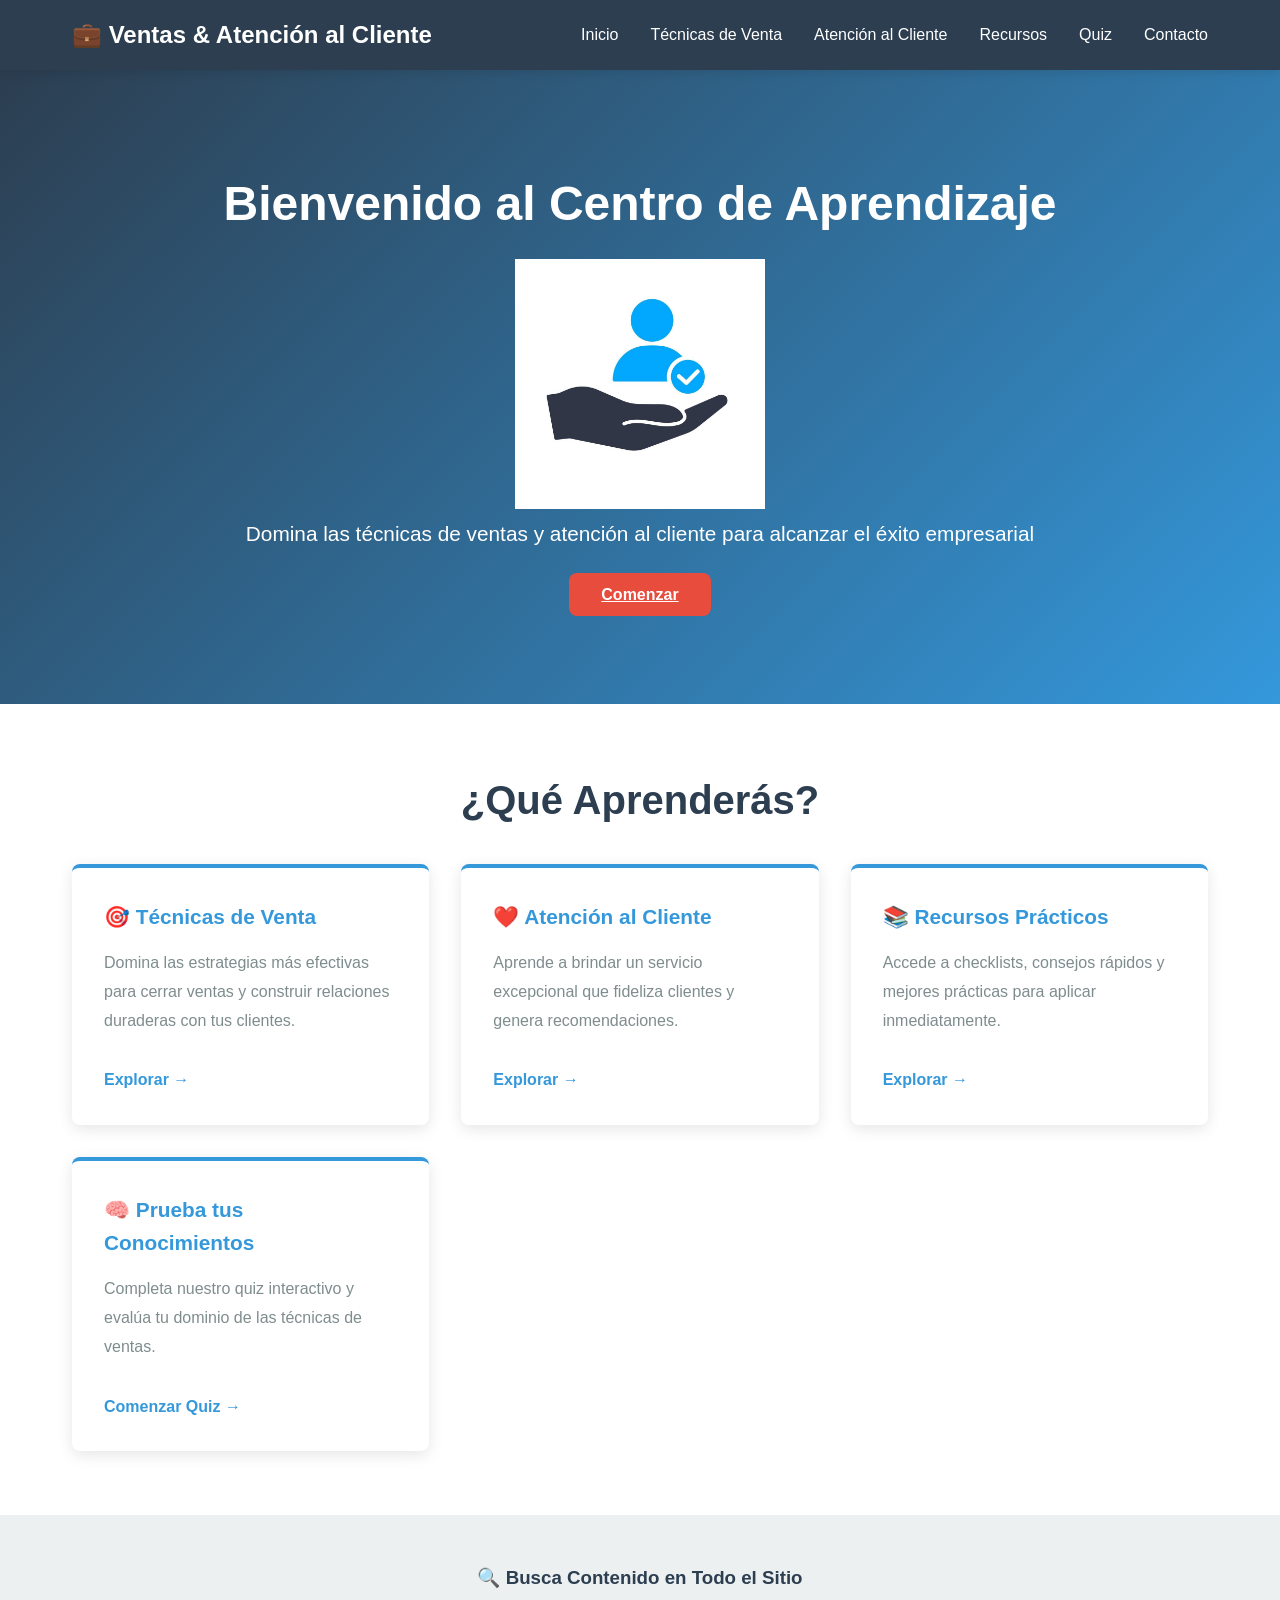
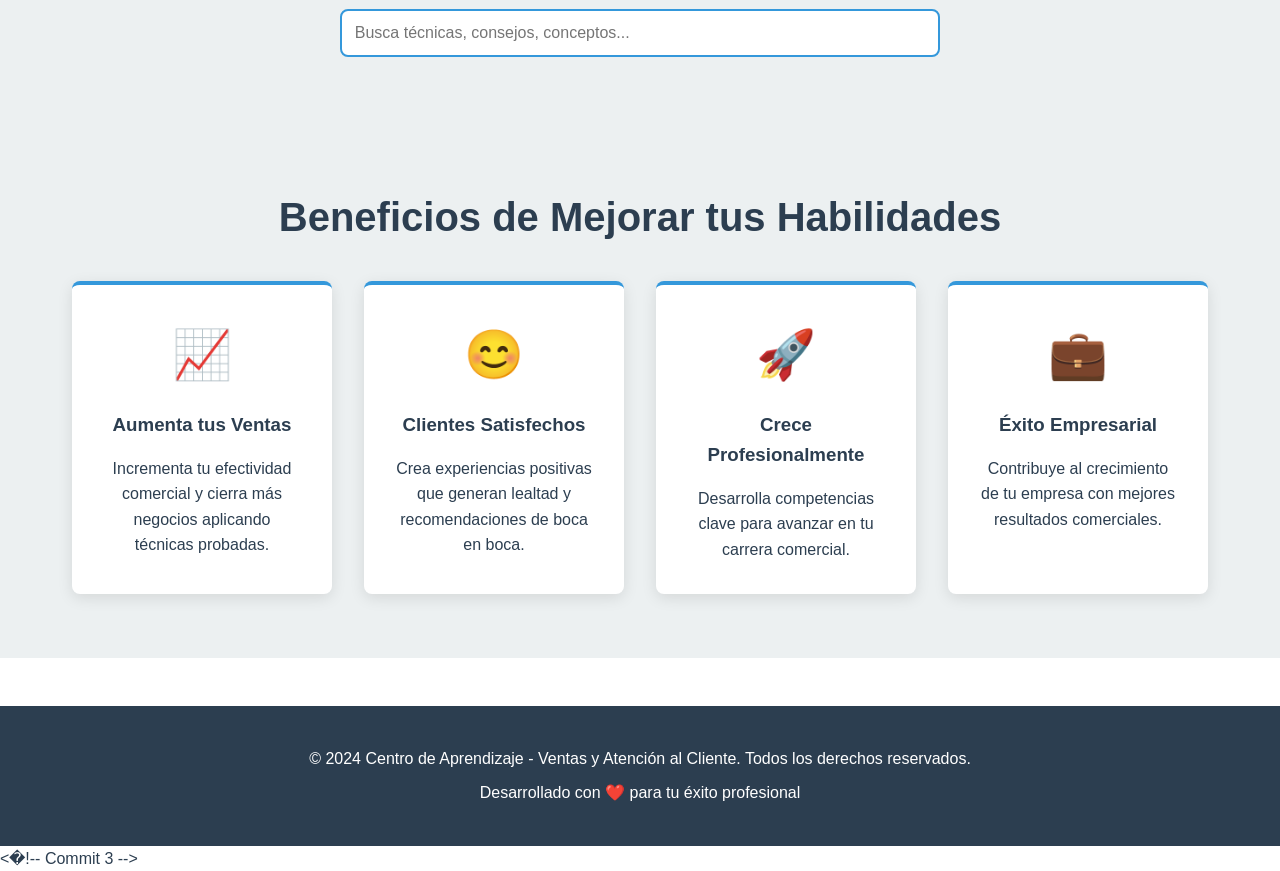
<file: index.html>
<!DOCTYPE html>
<html lang="es">
<head>
    <meta charset="UTF-8">
    <meta name="viewport" content="width=device-width, initial-scale=1.0">
    <title>Ventas y Atención al Cliente</title>
    <link rel="stylesheet" href="css/styles.css">
</head>
<body>
    
    <!-- Navegación -->
    <nav class="navbar">
        <div class="nav-container">
            <div class="logo">
                <h1>💼 Ventas & Atención al Cliente</h1>
            </div>
            <ul class="nav-menu">
                <li><a href="index.html" class="nav-link">Inicio</a></li>
                <li><a href="tecnicas-venta.html" class="nav-link">Técnicas de Venta</a></li>
                <li><a href="atencion-cliente.html" class="nav-link">Atención al Cliente</a></li>
                <li><a href="recursos.html" class="nav-link">Recursos</a></li>
                <li><a href="quiz.html" class="nav-link">Quiz</a></li>
                <li><a href="contacto.html" class="nav-link">Contacto</a></li>
            </ul>
            <div class="hamburger">
                <span></span>
                <span></span>
                <span></span>
            </div>
        </div>
    </nav>

    <!-- Sección Inicio -->
    <section class="hero">
        <div class="hero-content">
            <h2>Bienvenido al Centro de Aprendizaje</h2>
            <img src="images/icon-of-customer-care-suitable-for-design-element-of-customer-service-app-and-user-satisfaction-symbol-free-vector.jpg" alt="Atención al cliente" width="250">
           
            <p>Domina las técnicas de ventas y atención al cliente para alcanzar el éxito empresarial</p>
            <a href="tecnicas-venta.html" class="cta-button">Comenzar</a>
        </div>
    </section>

    <!-- Sección de Características -->
    <section class="section">
        <div class="container">
            <h2>¿Qué Aprenderás?</h2>
            <div class="cards-grid">
                <div class="card">
                    <h3>🎯 Técnicas de Venta</h3>
                    <p>Domina las estrategias más efectivas para cerrar ventas y construir relaciones duraderas con tus clientes.</p>
                    <a href="tecnicas-venta.html" class="card-link">Explorar →</a>
                </div>

                <div class="card">
                    <h3>❤️ Atención al Cliente</h3>
                    <p>Aprende a brindar un servicio excepcional que fideliza clientes y genera recomendaciones.</p>
                    <a href="atencion-cliente.html" class="card-link">Explorar →</a>
                </div>

                <div class="card">
                    <h3>📚 Recursos Prácticos</h3>
                    <p>Accede a checklists, consejos rápidos y mejores prácticas para aplicar inmediatamente.</p>
                    <a href="recursos.html" class="card-link">Explorar →</a>
                </div>

                <div class="card">
                    <h3>🧠 Prueba tus Conocimientos</h3>
                    <p>Completa nuestro quiz interactivo y evalúa tu dominio de las técnicas de ventas.</p>
                    <a href="quiz.html" class="card-link">Comenzar Quiz →</a>
                </div>
            </div>
        </div>
    </section>

    <!-- Sección de Búsqueda Global -->
    <section class="search-section">
        <div class="search-container">
            <h3>🔍 Busca Contenido en Todo el Sitio</h3>
            <input type="text" id="searchInput" class="search-input" placeholder="Busca técnicas, consejos, conceptos...">
            <div id="searchResults" class="search-results"></div>
        </div>
    </section>

    <!-- Sección de Beneficios -->
    <section class="section alt-bg">
        <div class="container">
            <h2>Beneficios de Mejorar tus Habilidades</h2>
            <div class="benefits-grid">
                <div class="benefit-card">
                    <div class="benefit-icon">📈</div>
                    <h3>Aumenta tus Ventas</h3>
                    <p>Incrementa tu efectividad comercial y cierra más negocios aplicando técnicas probadas.</p>
                </div>

                <div class="benefit-card">
                    <div class="benefit-icon">😊</div>
                    <h3>Clientes Satisfechos</h3>
                    <p>Crea experiencias positivas que generan lealtad y recomendaciones de boca en boca.</p>
                </div>

                <div class="benefit-card">
                    <div class="benefit-icon">🚀</div>
                    <h3>Crece Profesionalmente</h3>
                    <p>Desarrolla competencias clave para avanzar en tu carrera comercial.</p>
                </div>

                <div class="benefit-card">
                    <div class="benefit-icon">💼</div>
                    <h3>Éxito Empresarial</h3>
                    <p>Contribuye al crecimiento de tu empresa con mejores resultados comerciales.</p>
                </div>
            </div>
        </div>
    </section>

    <!-- Footer -->
    <footer class="footer">
        <div class="footer-content">
            <p>&copy; 2024 Centro de Aprendizaje - Ventas y Atención al Cliente. Todos los derechos reservados.</p>
            <p>Desarrollado con ❤️ para tu éxito profesional</p>
        </div>
    </footer>

    <script src="js/script.js"></script>
</body>
</html>
< ! - -   C o m m i t   3   - - > 
 
 
</file>
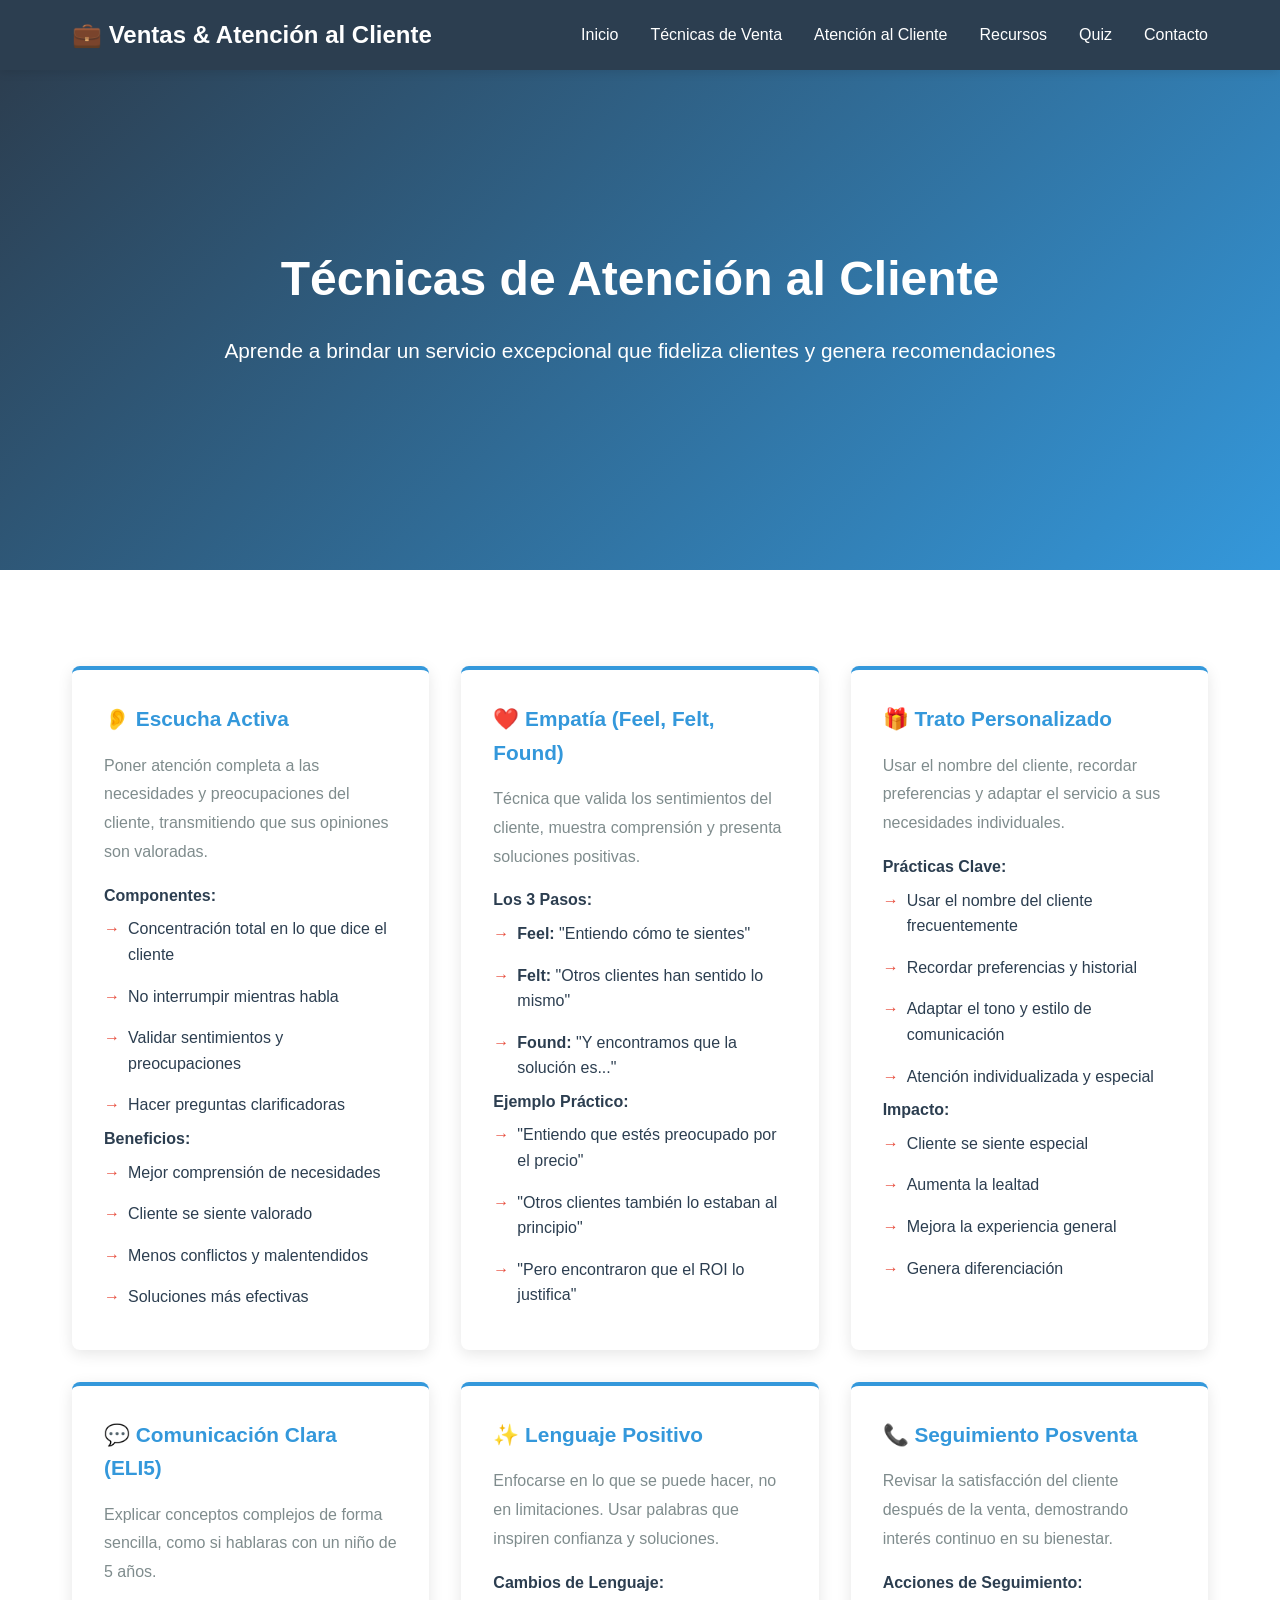
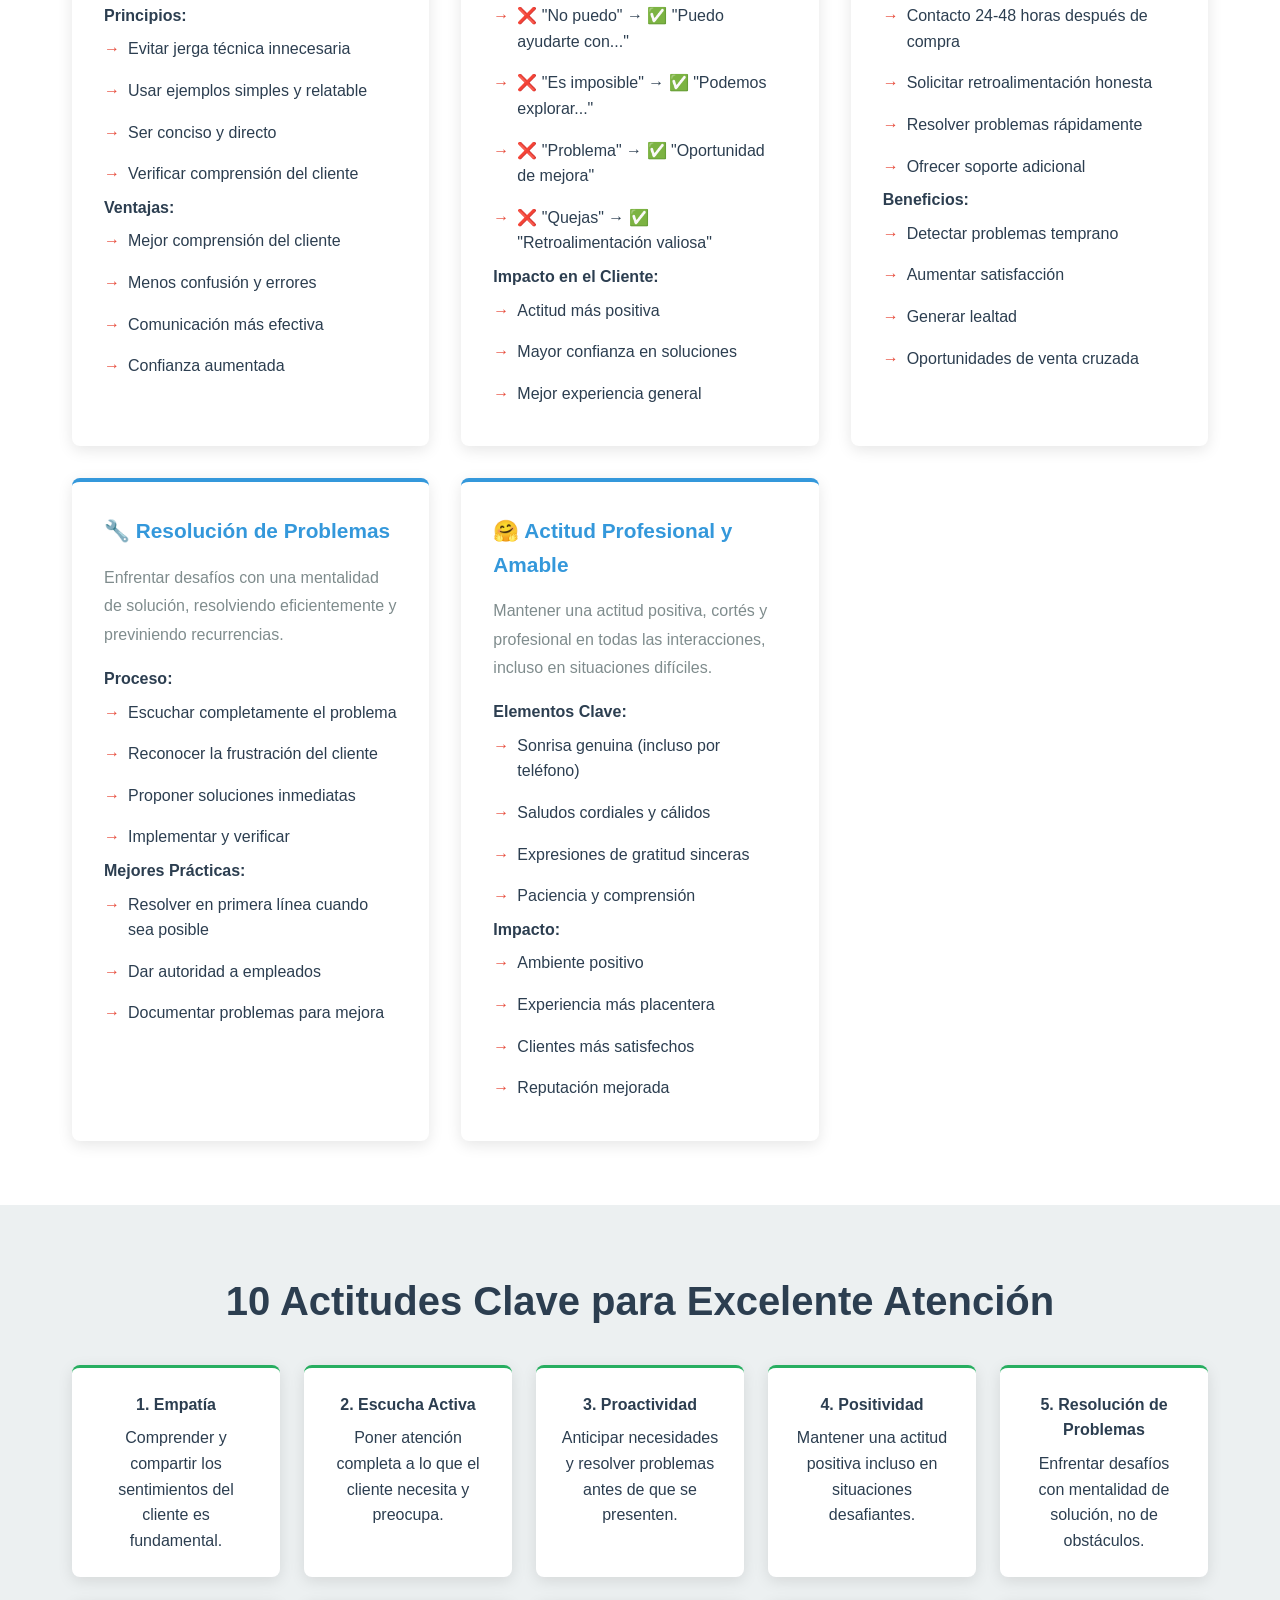
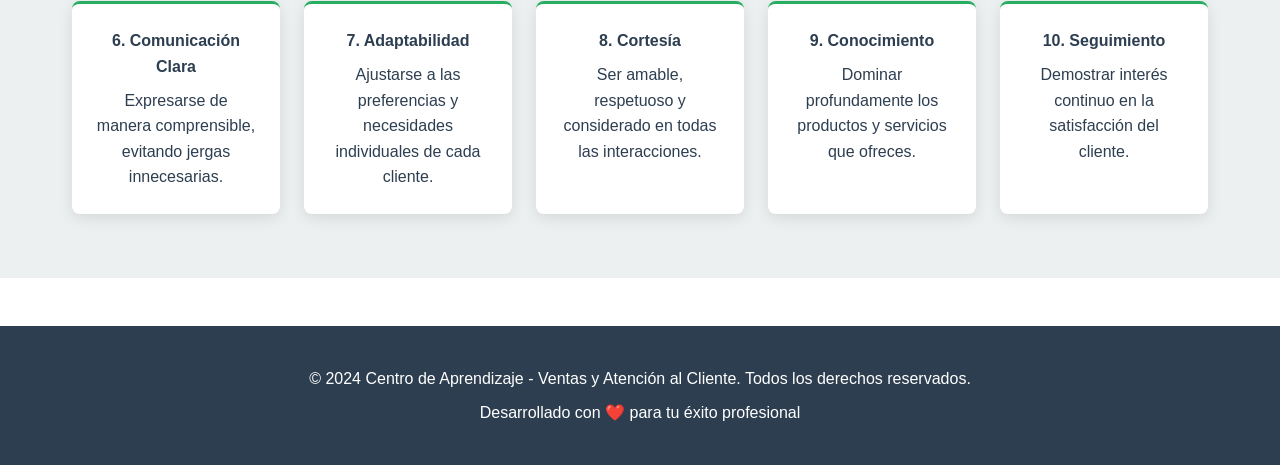
<file: atencion-cliente.html>
<!DOCTYPE html>
<html lang="es">
<head>
    <meta charset="UTF-8">
    <meta name="viewport" content="width=device-width, initial-scale=1.0">
    <title>Atención al Cliente - Ventas y Atención al Cliente</title>
    <link rel="stylesheet" href="css/styles.css">
</head>
<body>
    <!-- Navegación -->
    <nav class="navbar">
        <div class="nav-container">
            <div class="logo">
                <h1>💼 Ventas & Atención al Cliente</h1>
            </div>
            <ul class="nav-menu">
                <li><a href="index.html" class="nav-link">Inicio</a></li>
                <li><a href="tecnicas-venta.html" class="nav-link">Técnicas de Venta</a></li>
                <li><a href="atencion-cliente.html" class="nav-link active">Atención al Cliente</a></li>
                <li><a href="recursos.html" class="nav-link">Recursos</a></li>
                <li><a href="quiz.html" class="nav-link">Quiz</a></li>
                <li><a href="contacto.html" class="nav-link">Contacto</a></li>
            </ul>
            <div class="hamburger">
                <span></span>
                <span></span>
                <span></span>
            </div>
        </div>
    </nav>

    <!-- Sección Hero -->
    <section class="hero">
        <div class="hero-content">
            <h2>Técnicas de Atención al Cliente</h2>
            <p>Aprende a brindar un servicio excepcional que fideliza clientes y genera recomendaciones</p>
        </div>
    </section>

    <!-- Contenido Principal -->
    <section class="section">
        <div class="container">
            <div class="cards-grid">
                <div class="card" data-keywords="escucha activa atención cliente">
                    <h3>👂 Escucha Activa</h3>
                    <p>Poner atención completa a las necesidades y preocupaciones del cliente, transmitiendo que sus opiniones son valoradas.</p>
                    <h4>Componentes:</h4>
                    <ul>
                        <li>Concentración total en lo que dice el cliente</li>
                        <li>No interrumpir mientras habla</li>
                        <li>Validar sentimientos y preocupaciones</li>
                        <li>Hacer preguntas clarificadoras</li>
                    </ul>
                    <h4>Beneficios:</h4>
                    <ul>
                        <li>Mejor comprensión de necesidades</li>
                        <li>Cliente se siente valorado</li>
                        <li>Menos conflictos y malentendidos</li>
                        <li>Soluciones más efectivas</li>
                    </ul>
                </div>

                <div class="card" data-keywords="empatía feel felt found sentimientos">
                    <h3>❤️ Empatía (Feel, Felt, Found)</h3>
                    <p>Técnica que valida los sentimientos del cliente, muestra comprensión y presenta soluciones positivas.</p>
                    <h4>Los 3 Pasos:</h4>
                    <ul>
                        <li><strong>Feel:</strong> "Entiendo cómo te sientes"</li>
                        <li><strong>Felt:</strong> "Otros clientes han sentido lo mismo"</li>
                        <li><strong>Found:</strong> "Y encontramos que la solución es..."</li>
                    </ul>
                    <h4>Ejemplo Práctico:</h4>
                    <ul>
                        <li>"Entiendo que estés preocupado por el precio"</li>
                        <li>"Otros clientes también lo estaban al principio"</li>
                        <li>"Pero encontraron que el ROI lo justifica"</li>
                    </ul>
                </div>

                <div class="card" data-keywords="trato personalizado nombre cliente">
                    <h3>🎁 Trato Personalizado</h3>
                    <p>Usar el nombre del cliente, recordar preferencias y adaptar el servicio a sus necesidades individuales.</p>
                    <h4>Prácticas Clave:</h4>
                    <ul>
                        <li>Usar el nombre del cliente frecuentemente</li>
                        <li>Recordar preferencias y historial</li>
                        <li>Adaptar el tono y estilo de comunicación</li>
                        <li>Atención individualizada y especial</li>
                    </ul>
                    <h4>Impacto:</h4>
                    <ul>
                        <li>Cliente se siente especial</li>
                        <li>Aumenta la lealtad</li>
                        <li>Mejora la experiencia general</li>
                        <li>Genera diferenciación</li>
                    </ul>
                </div>

                <div class="card" data-keywords="comunicación clara ELI5 sencillo">
                    <h3>💬 Comunicación Clara (ELI5)</h3>
                    <p>Explicar conceptos complejos de forma sencilla, como si hablaras con un niño de 5 años.</p>
                    <h4>Principios:</h4>
                    <ul>
                        <li>Evitar jerga técnica innecesaria</li>
                        <li>Usar ejemplos simples y relatable</li>
                        <li>Ser conciso y directo</li>
                        <li>Verificar comprensión del cliente</li>
                    </ul>
                    <h4>Ventajas:</h4>
                    <ul>
                        <li>Mejor comprensión del cliente</li>
                        <li>Menos confusión y errores</li>
                        <li>Comunicación más efectiva</li>
                        <li>Confianza aumentada</li>
                    </ul>
                </div>

                <div class="card" data-keywords="lenguaje positivo soluciones constructivo">
                    <h3>✨ Lenguaje Positivo</h3>
                    <p>Enfocarse en lo que se puede hacer, no en limitaciones. Usar palabras que inspiren confianza y soluciones.</p>
                    <h4>Cambios de Lenguaje:</h4>
                    <ul>
                        <li>❌ "No puedo" → ✅ "Puedo ayudarte con..."</li>
                        <li>❌ "Es imposible" → ✅ "Podemos explorar..."</li>
                        <li>❌ "Problema" → ✅ "Oportunidad de mejora"</li>
                        <li>❌ "Quejas" → ✅ "Retroalimentación valiosa"</li>
                    </ul>
                    <h4>Impacto en el Cliente:</h4>
                    <ul>
                        <li>Actitud más positiva</li>
                        <li>Mayor confianza en soluciones</li>
                        <li>Mejor experiencia general</li>
                    </ul>
                </div>

                <div class="card" data-keywords="seguimiento posventa satisfacción cliente">
                    <h3>📞 Seguimiento Posventa</h3>
                    <p>Revisar la satisfacción del cliente después de la venta, demostrando interés continuo en su bienestar.</p>
                    <h4>Acciones de Seguimiento:</h4>
                    <ul>
                        <li>Contacto 24-48 horas después de compra</li>
                        <li>Solicitar retroalimentación honesta</li>
                        <li>Resolver problemas rápidamente</li>
                        <li>Ofrecer soporte adicional</li>
                    </ul>
                    <h4>Beneficios:</h4>
                    <ul>
                        <li>Detectar problemas temprano</li>
                        <li>Aumentar satisfacción</li>
                        <li>Generar lealtad</li>
                        <li>Oportunidades de venta cruzada</li>
                    </ul>
                </div>

                <div class="card" data-keywords="resolución problemas solución rápida">
                    <h3>🔧 Resolución de Problemas</h3>
                    <p>Enfrentar desafíos con una mentalidad de solución, resolviendo eficientemente y previniendo recurrencias.</p>
                    <h4>Proceso:</h4>
                    <ul>
                        <li>Escuchar completamente el problema</li>
                        <li>Reconocer la frustración del cliente</li>
                        <li>Proponer soluciones inmediatas</li>
                        <li>Implementar y verificar</li>
                    </ul>
                    <h4>Mejores Prácticas:</h4>
                    <ul>
                        <li>Resolver en primera línea cuando sea posible</li>
                        <li>Dar autoridad a empleados</li>
                        <li>Documentar problemas para mejora</li>
                    </ul>
                </div>

                <div class="card" data-keywords="actitud profesional cortesía amabilidad">
                    <h3>🤗 Actitud Profesional y Amable</h3>
                    <p>Mantener una actitud positiva, cortés y profesional en todas las interacciones, incluso en situaciones difíciles.</p>
                    <h4>Elementos Clave:</h4>
                    <ul>
                        <li>Sonrisa genuina (incluso por teléfono)</li>
                        <li>Saludos cordiales y cálidos</li>
                        <li>Expresiones de gratitud sinceras</li>
                        <li>Paciencia y comprensión</li>
                    </ul>
                    <h4>Impacto:</h4>
                    <ul>
                        <li>Ambiente positivo</li>
                        <li>Experiencia más placentera</li>
                        <li>Clientes más satisfechos</li>
                        <li>Reputación mejorada</li>
                    </ul>
                </div>
            </div>
        </div>
    </section>

    <!-- Sección de Actitudes Clave -->
    <section class="section alt-bg">
        <div class="container">
            <h2>10 Actitudes Clave para Excelente Atención</h2>
            <div class="attitudes-grid">
                <div class="attitude-card">
                    <h4>1. Empatía</h4>
                    <p>Comprender y compartir los sentimientos del cliente es fundamental.</p>
                </div>
                <div class="attitude-card">
                    <h4>2. Escucha Activa</h4>
                    <p>Poner atención completa a lo que el cliente necesita y preocupa.</p>
                </div>
                <div class="attitude-card">
                    <h4>3. Proactividad</h4>
                    <p>Anticipar necesidades y resolver problemas antes de que se presenten.</p>
                </div>
                <div class="attitude-card">
                    <h4>4. Positividad</h4>
                    <p>Mantener una actitud positiva incluso en situaciones desafiantes.</p>
                </div>
                <div class="attitude-card">
                    <h4>5. Resolución de Problemas</h4>
                    <p>Enfrentar desafíos con mentalidad de solución, no de obstáculos.</p>
                </div>
                <div class="attitude-card">
                    <h4>6. Comunicación Clara</h4>
                    <p>Expresarse de manera comprensible, evitando jergas innecesarias.</p>
                </div>
                <div class="attitude-card">
                    <h4>7. Adaptabilidad</h4>
                    <p>Ajustarse a las preferencias y necesidades individuales de cada cliente.</p>
                </div>
                <div class="attitude-card">
                    <h4>8. Cortesía</h4>
                    <p>Ser amable, respetuoso y considerado en todas las interacciones.</p>
                </div>
                <div class="attitude-card">
                    <h4>9. Conocimiento</h4>
                    <p>Dominar profundamente los productos y servicios que ofreces.</p>
                </div>
                <div class="attitude-card">
                    <h4>10. Seguimiento</h4>
                    <p>Demostrar interés continuo en la satisfacción del cliente.</p>
                </div>
            </div>
        </div>
    </section>

    <!-- Footer -->
    <footer class="footer">
        <div class="footer-content">
            <p>&copy; 2024 Centro de Aprendizaje - Ventas y Atención al Cliente. Todos los derechos reservados.</p>
            <p>Desarrollado con ❤️ para tu éxito profesional</p>
        </div>
    </footer>

    <script src="js/script.js"></script>
</body>
</html>
</file>
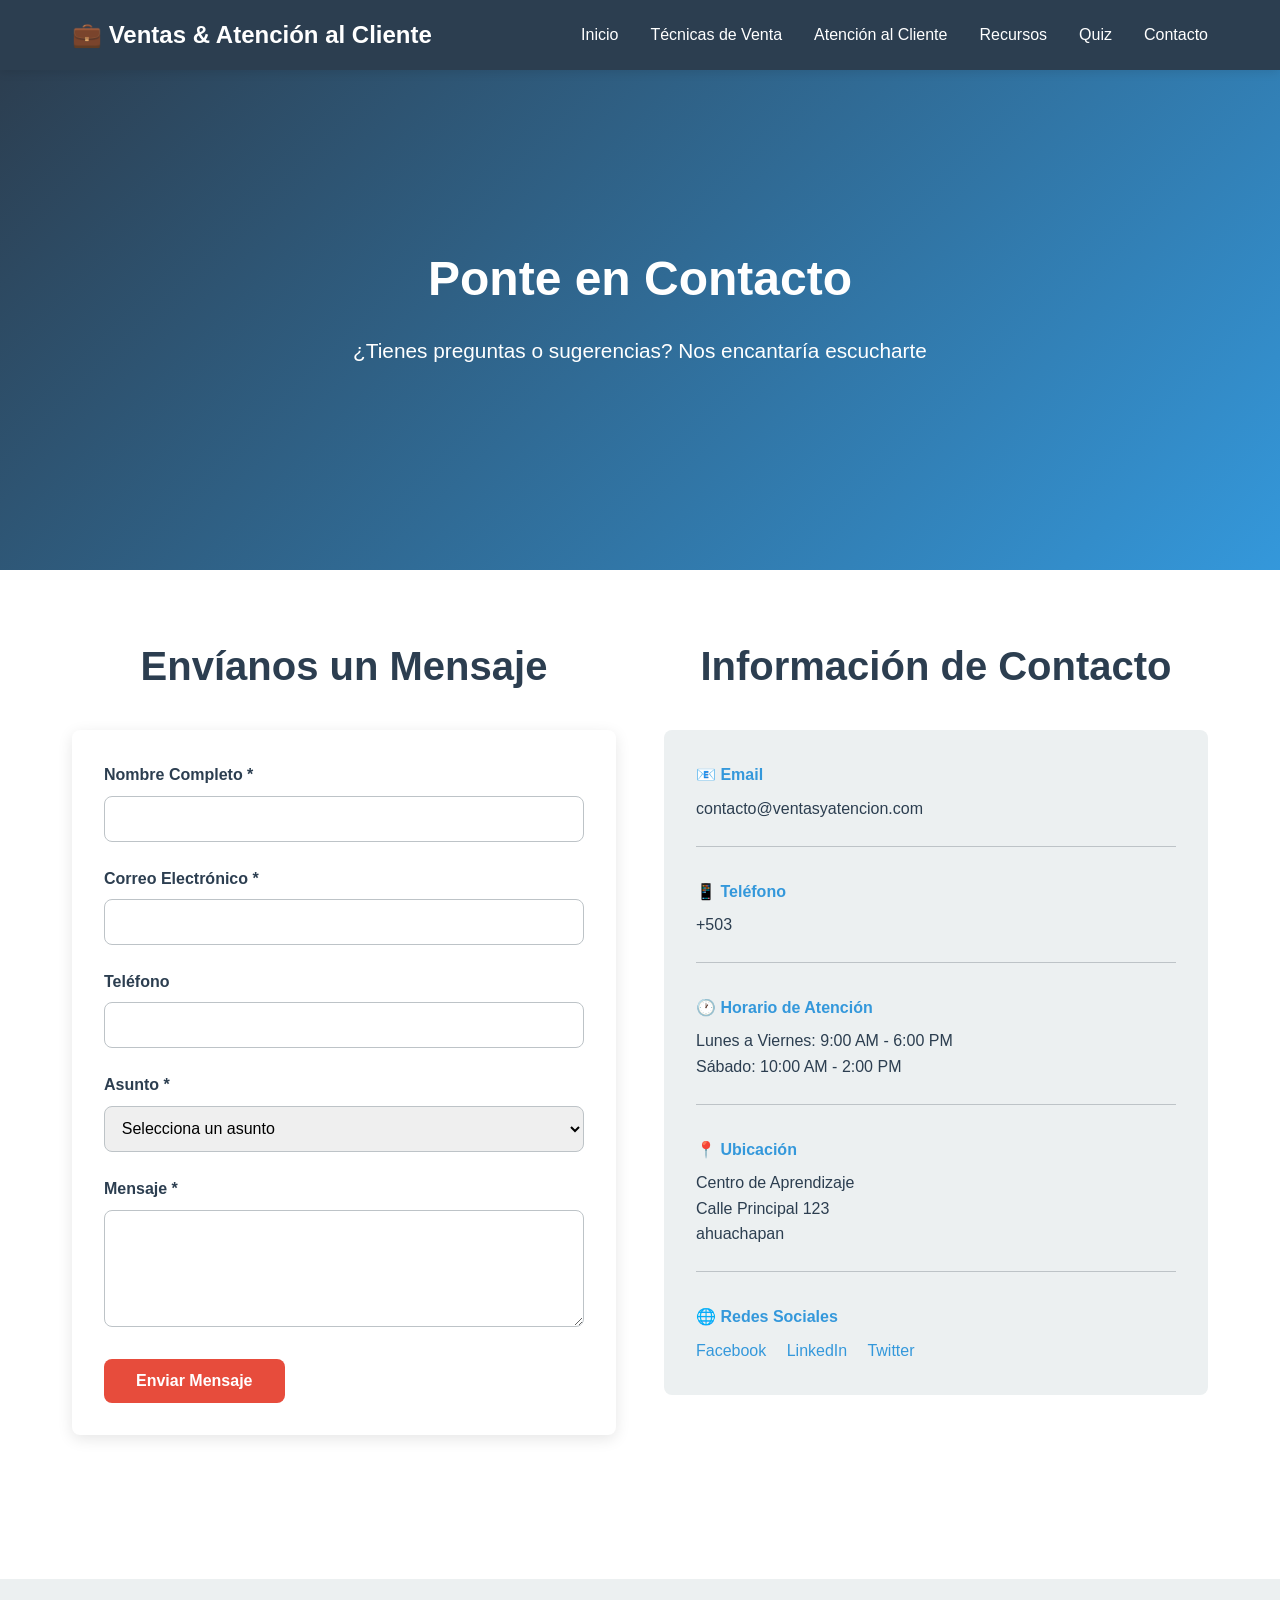
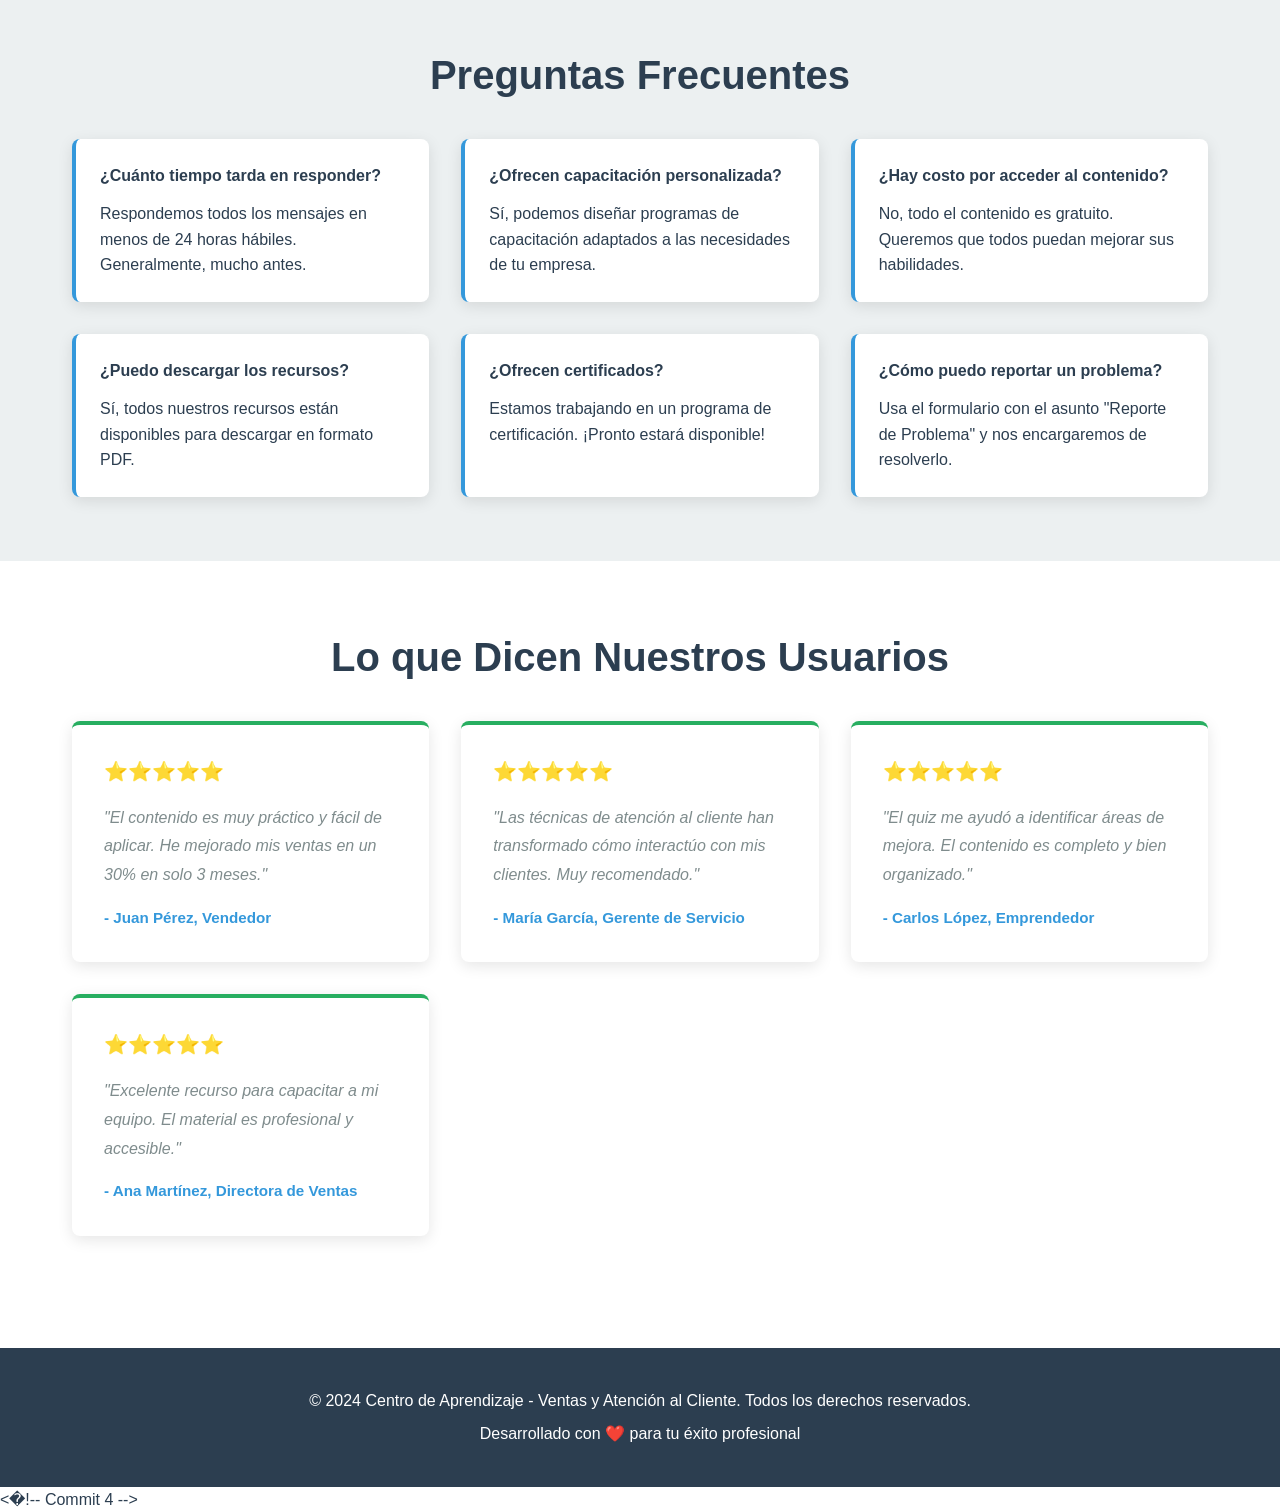
<file: contacto.html>
<!DOCTYPE html>
<html lang="es">
<head>
    <meta charset="UTF-8">
    <meta name="viewport" content="width=device-width, initial-scale=1.0">
    <title>Contacto - Ventas y Atención al Cliente</title>
    <link rel="stylesheet" href="css/styles.css">
</head>
<body>
    <!-- Navegación -->
    <nav class="navbar">
        <div class="nav-container">
            <div class="logo">
                <h1>💼 Ventas & Atención al Cliente</h1>
            </div>
            <ul class="nav-menu">
                <li><a href="index.html" class="nav-link">Inicio</a></li>
                <li><a href="tecnicas-venta.html" class="nav-link">Técnicas de Venta</a></li>
                <li><a href="atencion-cliente.html" class="nav-link">Atención al Cliente</a></li>
                <li><a href="recursos.html" class="nav-link">Recursos</a></li>
                <li><a href="quiz.html" class="nav-link">Quiz</a></li>
                <li><a href="contacto.html" class="nav-link active">Contacto</a></li>
            </ul>
            <div class="hamburger">
                <span></span>
                <span></span>
                <span></span>
            </div>
        </div>
    </nav>

    <!-- Sección Hero -->
    <section class="hero">
        <div class="hero-content">
            <h2>Ponte en Contacto</h2>
            <p>¿Tienes preguntas o sugerencias? Nos encantaría escucharte</p>
        </div>
    </section>

    <!-- Contenido Principal -->
    <section class="section">
        <div class="container">
            <div style="display: grid; grid-template-columns: 1fr 1fr; gap: 3rem; margin-bottom: 3rem;">
                <!-- Formulario -->
                <div>
                    <h2>Envíanos un Mensaje</h2>
                    <form id="contactForm" class="contact-form">
                        <div class="form-group">
                            <label for="name">Nombre Completo *</label>
                            <input type="text" id="name" name="name" required>
                        </div>

                        <div class="form-group">
                            <label for="email">Correo Electrónico *</label>
                            <input type="email" id="email" name="email" required>
                        </div>

                        <div class="form-group">
                            <label for="phone">Teléfono</label>
                            <input type="tel" id="phone" name="phone">
                        </div>

                        <div class="form-group">
                            <label for="subject">Asunto *</label>
                            <select id="subject" name="subject" required>
                                <option value="">Selecciona un asunto</option>
                                <option value="consulta">Consulta General</option>
                                <option value="capacitacion">Capacitación</option>
                                <option value="sugerencia">Sugerencia</option>
                                <option value="problema">Reporte de Problema</option>
                                <option value="otro">Otro</option>
                            </select>
                        </div>

                        <div class="form-group">
                            <label for="message">Mensaje *</label>
                            <textarea id="message" name="message" rows="5" required></textarea>
                        </div>

                        <button type="submit" class="cta-button">Enviar Mensaje</button>
                        <p id="formMessage" class="form-message"></p>
                    </form>
                </div>

                <!-- Información de Contacto -->
                <div>
                    <h2>Información de Contacto</h2>
                    <div class="contact-info">
                        <div class="info-item">
                            <h4>📧 Email</h4>
                            <p>contacto@ventasyatencion.com</p>
                        </div>

                        <div class="info-item">
                            <h4>📱 Teléfono</h4>
                            <p>+503</p>
                        </div>

                        <div class="info-item">
                            <h4>🕐 Horario de Atención</h4>
                            <p>Lunes a Viernes: 9:00 AM - 6:00 PM</p>
                            <p>Sábado: 10:00 AM - 2:00 PM</p>
                        </div>

                        <div class="info-item">
                            <h4>📍 Ubicación</h4>
                            <p>Centro de Aprendizaje</p>
                            <p>Calle Principal 123</p>
                            <p>ahuachapan</p>
                        </div>

                        <div class="info-item">
                            <h4>🌐 Redes Sociales</h4>
                            <p>
                                <a href="#" style="color: #3498db; text-decoration: none; margin-right: 1rem;">Facebook</a>
                                <a href="#" style="color: #3498db; text-decoration: none; margin-right: 1rem;">LinkedIn</a>
                                <a href="#" style="color: #3498db; text-decoration: none;">Twitter</a>
                            </p>
                        </div>
                    </div>
                </div>
            </div>
        </div>
    </section>

    <!-- Sección de Preguntas Frecuentes -->
    <section class="section alt-bg">
        <div class="container">
            <h2>Preguntas Frecuentes</h2>
            <div class="faq-grid">
                <div class="faq-item">
                    <h4>¿Cuánto tiempo tarda en responder?</h4>
                    <p>Respondemos todos los mensajes en menos de 24 horas hábiles. Generalmente, mucho antes.</p>
                </div>

                <div class="faq-item">
                    <h4>¿Ofrecen capacitación personalizada?</h4>
                    <p>Sí, podemos diseñar programas de capacitación adaptados a las necesidades de tu empresa.</p>
                </div>

                <div class="faq-item">
                    <h4>¿Hay costo por acceder al contenido?</h4>
                    <p>No, todo el contenido es gratuito. Queremos que todos puedan mejorar sus habilidades.</p>
                </div>

                <div class="faq-item">
                    <h4>¿Puedo descargar los recursos?</h4>
                    <p>Sí, todos nuestros recursos están disponibles para descargar en formato PDF.</p>
                </div>

                <div class="faq-item">
                    <h4>¿Ofrecen certificados?</h4>
                    <p>Estamos trabajando en un programa de certificación. ¡Pronto estará disponible!</p>
                </div>

                <div class="faq-item">
                    <h4>¿Cómo puedo reportar un problema?</h4>
                    <p>Usa el formulario con el asunto "Reporte de Problema" y nos encargaremos de resolverlo.</p>
                </div>
            </div>
        </div>
    </section>

    <!-- Sección de Testimonios -->
    <section class="section">
        <div class="container">
            <h2>Lo que Dicen Nuestros Usuarios</h2>
            <div class="testimonials-grid">
                <div class="testimonial-card">
                    <div class="stars">⭐⭐⭐⭐⭐</div>
                    <p>"El contenido es muy práctico y fácil de aplicar. He mejorado mis ventas en un 30% en solo 3 meses."</p>
                    <h4>- Juan Pérez, Vendedor</h4>
                </div>

                <div class="testimonial-card">
                    <div class="stars">⭐⭐⭐⭐⭐</div>
                    <p>"Las técnicas de atención al cliente han transformado cómo interactúo con mis clientes. Muy recomendado."</p>
                    <h4>- María García, Gerente de Servicio</h4>
                </div>

                <div class="testimonial-card">
                    <div class="stars">⭐⭐⭐⭐⭐</div>
                    <p>"El quiz me ayudó a identificar áreas de mejora. El contenido es completo y bien organizado."</p>
                    <h4>- Carlos López, Emprendedor</h4>
                </div>

                <div class="testimonial-card">
                    <div class="stars">⭐⭐⭐⭐⭐</div>
                    <p>"Excelente recurso para capacitar a mi equipo. El material es profesional y accesible."</p>
                    <h4>- Ana Martínez, Directora de Ventas</h4>
                </div>
            </div>
        </div>
    </section>

    <!-- Footer -->
    <footer class="footer">
        <div class="footer-content">
            <p>&copy; 2024 Centro de Aprendizaje - Ventas y Atención al Cliente. Todos los derechos reservados.</p>
            <p>Desarrollado con ❤️ para tu éxito profesional</p>
        </div>
    </footer>

    <script src="js/script.js"></script>
</body>
</html>
< ! - -   C o m m i t   4   - - >  
 
</file>
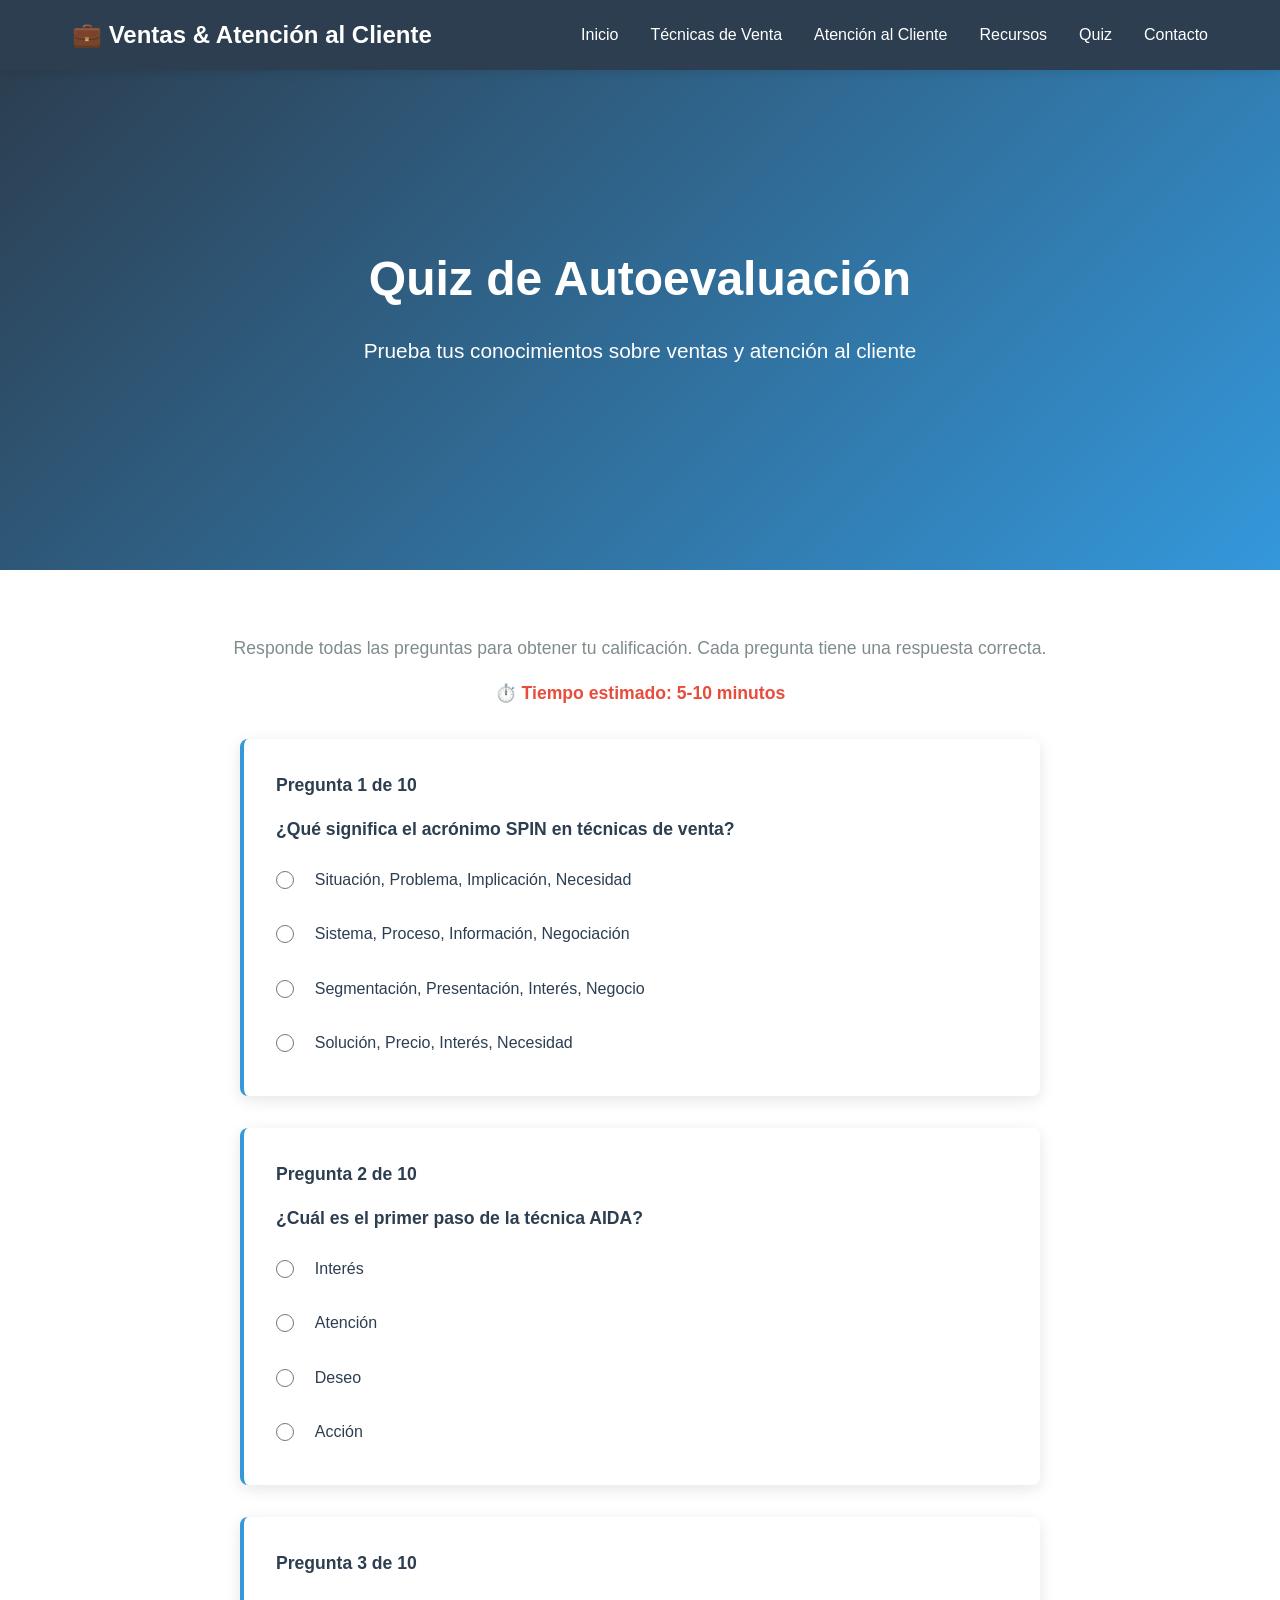
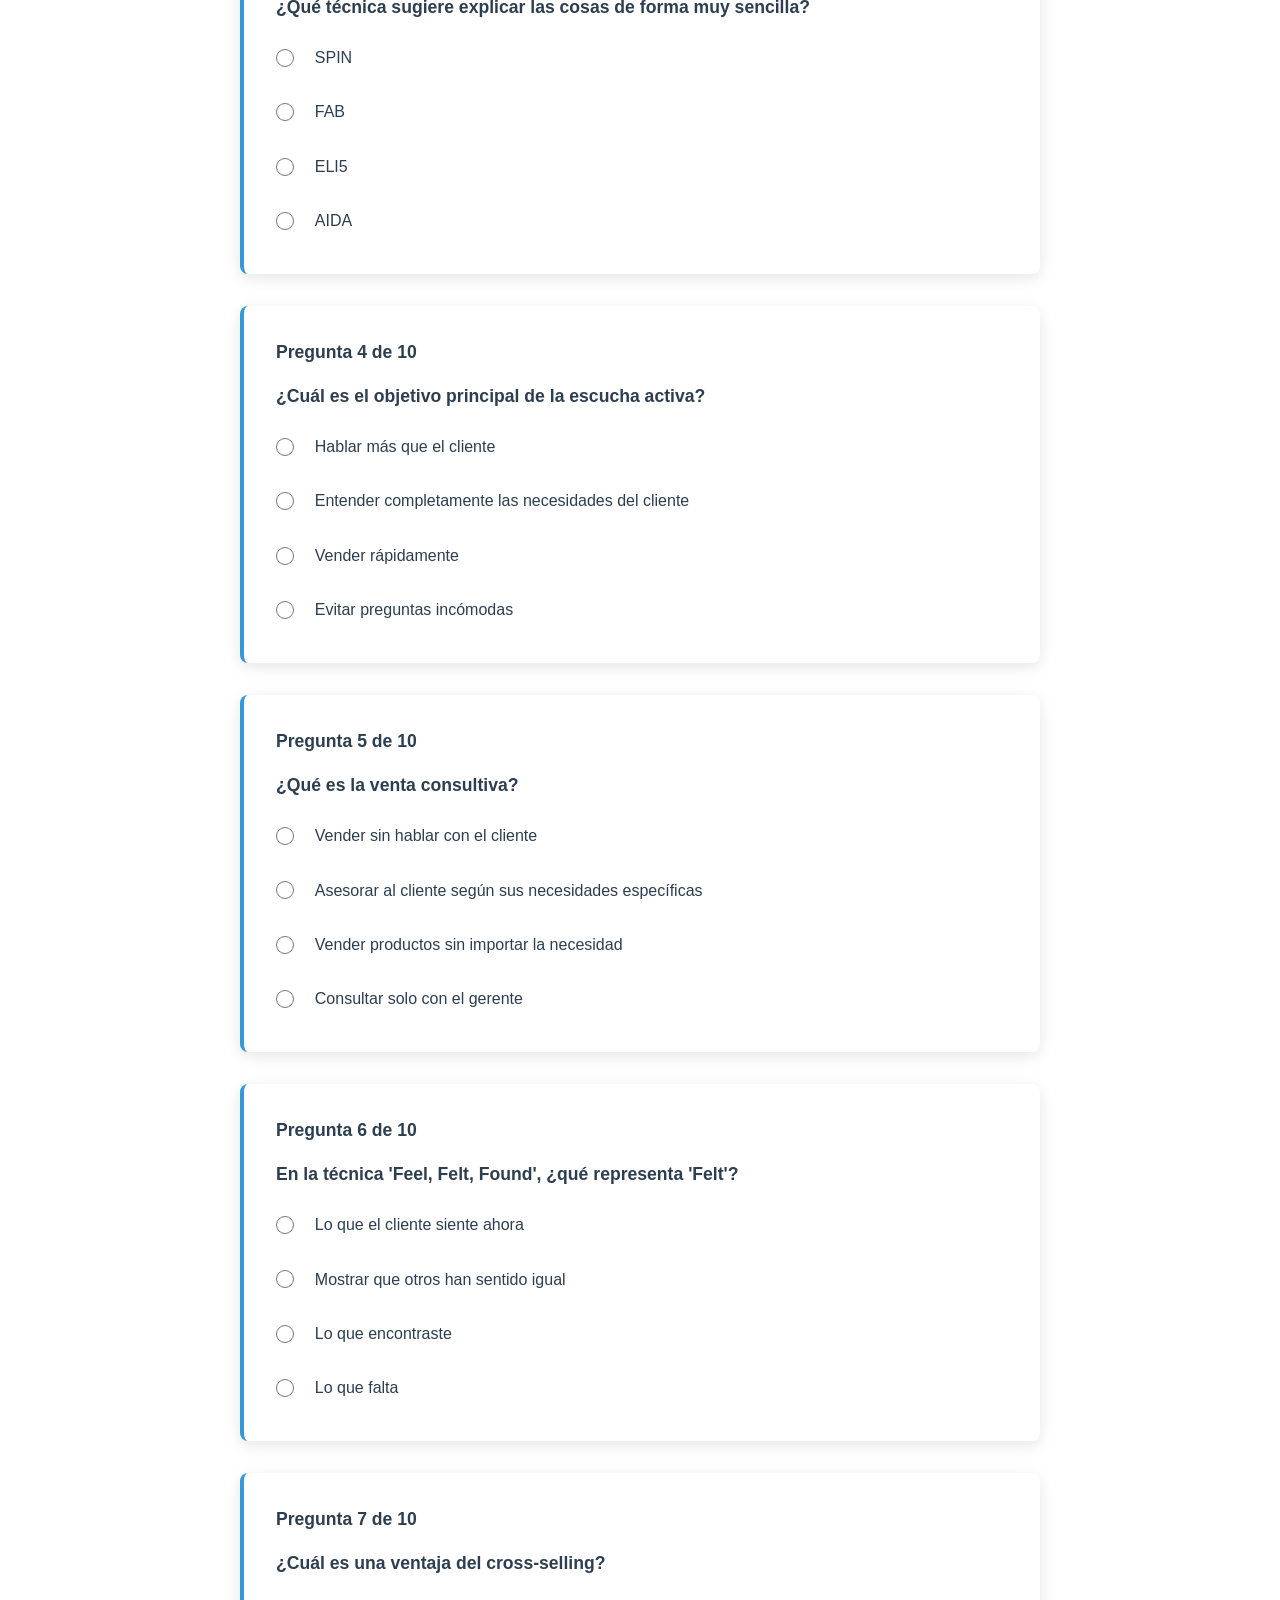
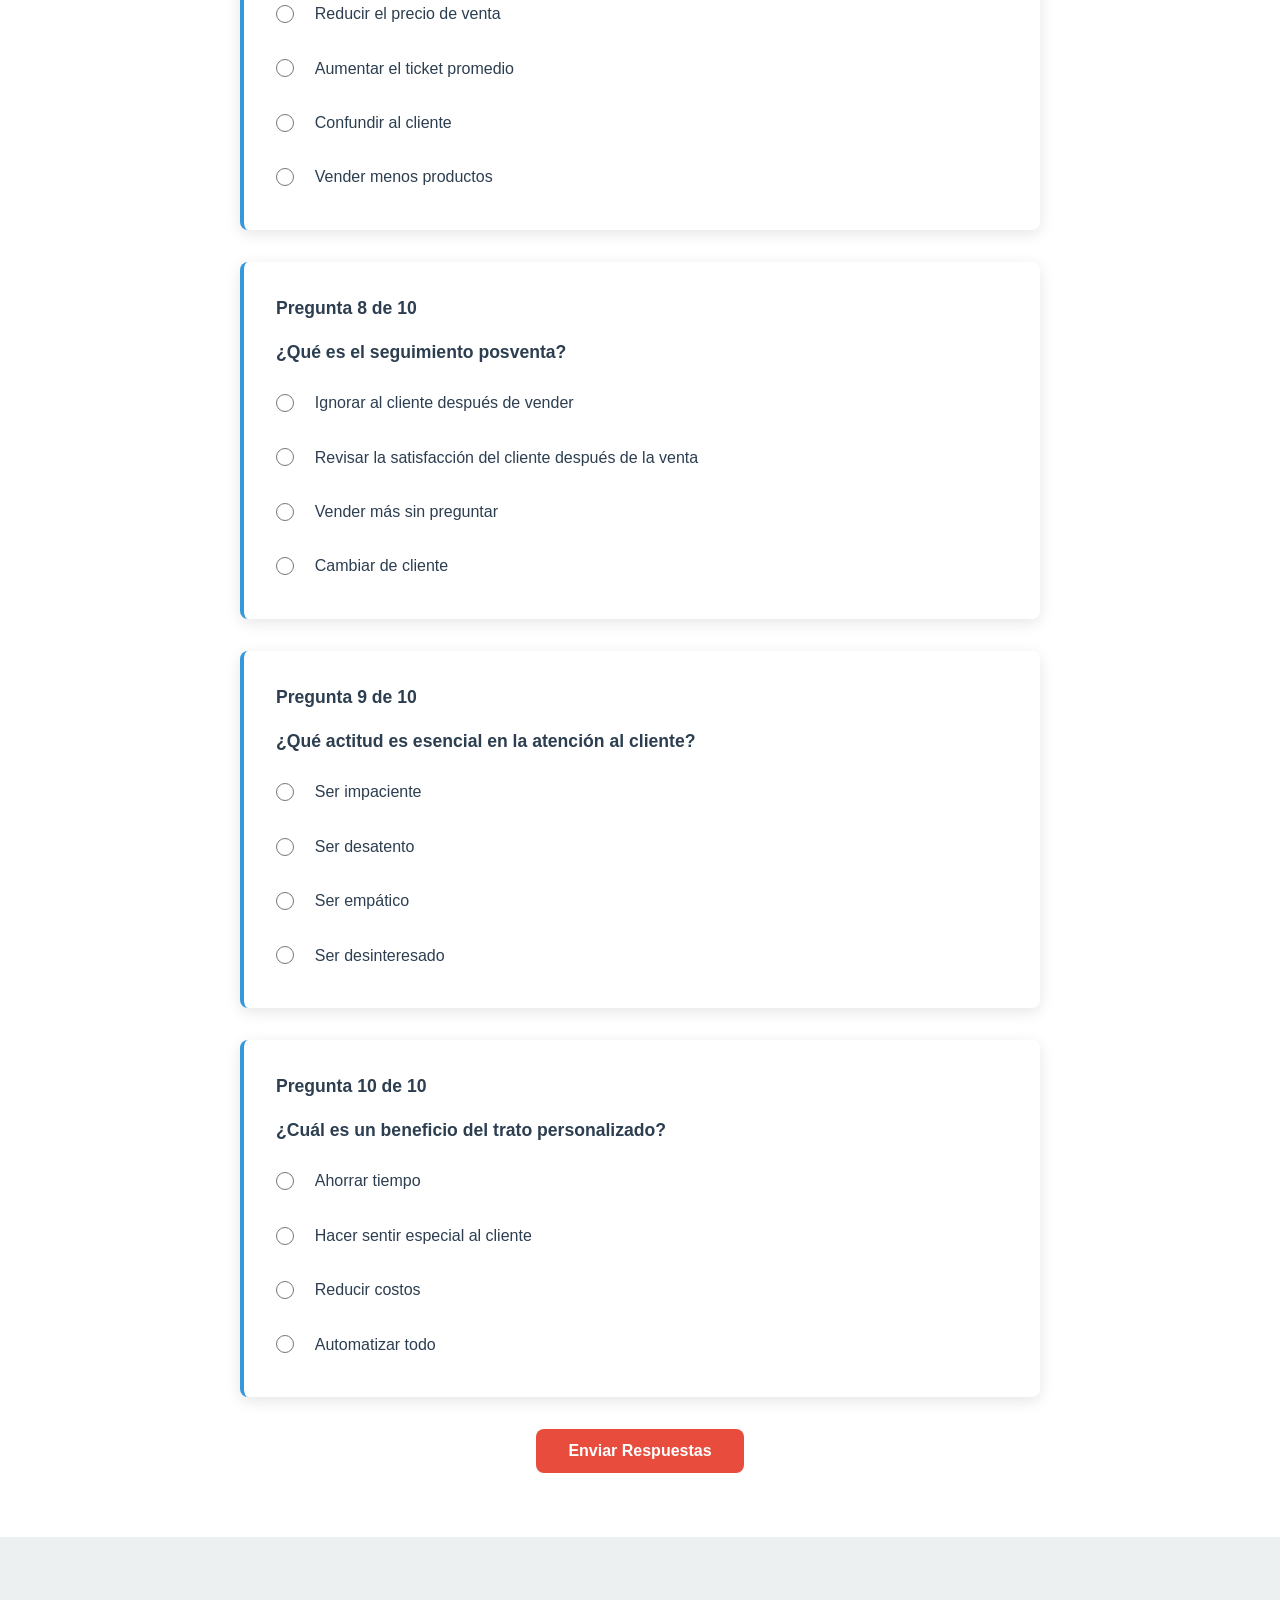
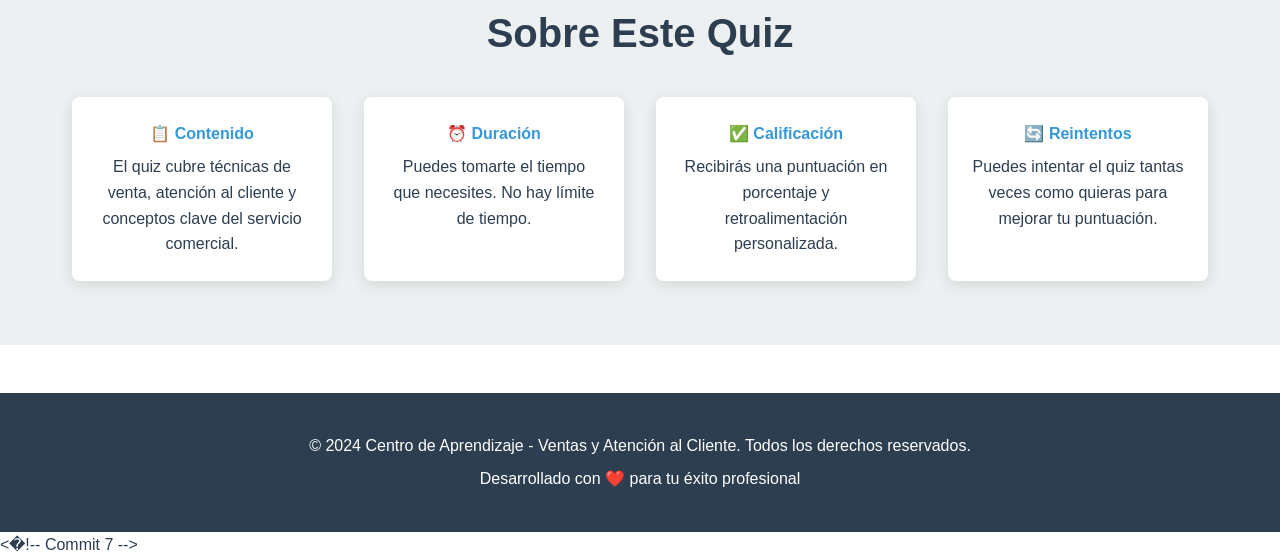
<file: quiz.html>
<!DOCTYPE html>
<html lang="es">
<head>
    <meta charset="UTF-8">
    <meta name="viewport" content="width=device-width, initial-scale=1.0">
    <title>Quiz - Ventas y Atención al Cliente</title>
    <link rel="stylesheet" href="css/styles.css">
</head>
<body>
    <!-- Navegación -->
    <nav class="navbar">
        <div class="nav-container">
            <div class="logo">
                <h1>💼 Ventas & Atención al Cliente</h1>
            </div>
            <ul class="nav-menu">
                <li><a href="index.html" class="nav-link">Inicio</a></li>
                <li><a href="tecnicas-venta.html" class="nav-link">Técnicas de Venta</a></li>
                <li><a href="atencion-cliente.html" class="nav-link">Atención al Cliente</a></li>
                <li><a href="recursos.html" class="nav-link">Recursos</a></li>
                <li><a href="quiz.html" class="nav-link active">Quiz</a></li>
                <li><a href="contacto.html" class="nav-link">Contacto</a></li>
            </ul>
            <div class="hamburger">
                <span></span>
                <span></span>
                <span></span>
            </div>
        </div>
    </nav>

    <!-- Sección Hero -->
    <section class="hero">
        <div class="hero-content">
            <h2>Quiz de Autoevaluación</h2>
            <p>Prueba tus conocimientos sobre ventas y atención al cliente</p>
        </div>
    </section>

    <!-- Contenido Principal -->
    <section class="section">
        <div class="container">
            <div class="quiz-intro">
                <p>Responde todas las preguntas para obtener tu calificación. Cada pregunta tiene una respuesta correcta.</p>
                <p style="margin-top: 1rem; color: #e74c3c; font-weight: bold;">⏱️ Tiempo estimado: 5-10 minutos</p>
            </div>

            <div id="quizContainer" class="quiz-container">
                <!-- Las preguntas se cargarán con JavaScript -->
            </div>

            <div id="quizResults" class="quiz-results" style="display: none;">
                <h3>🎉 Tu Resultado</h3>
                <p id="resultScore"></p>
                <p id="resultMessage"></p>
                <div style="margin-top: 2rem;">
                    <button class="cta-button" onclick="resetQuiz()">Intentar de Nuevo</button>
                    <a href="index.html" class="cta-button" style="margin-left: 1rem; text-decoration: none; display: inline-block;">Volver al Inicio</a>
                </div>
            </div>
        </div>
    </section>

    <!-- Sección de Información -->
    <section class="section alt-bg">
        <div class="container">
            <h2>Sobre Este Quiz</h2>
            <div class="info-grid">
                <div class="info-card">
                    <h4>📋 Contenido</h4>
                    <p>El quiz cubre técnicas de venta, atención al cliente y conceptos clave del servicio comercial.</p>
                </div>
                <div class="info-card">
                    <h4>⏰ Duración</h4>
                    <p>Puedes tomarte el tiempo que necesites. No hay límite de tiempo.</p>
                </div>
                <div class="info-card">
                    <h4>✅ Calificación</h4>
                    <p>Recibirás una puntuación en porcentaje y retroalimentación personalizada.</p>
                </div>
                <div class="info-card">
                    <h4>🔄 Reintentos</h4>
                    <p>Puedes intentar el quiz tantas veces como quieras para mejorar tu puntuación.</p>
                </div>
            </div>
        </div>
    </section>

    <!-- Footer -->
    <footer class="footer">
        <div class="footer-content">
            <p>&copy; 2024 Centro de Aprendizaje - Ventas y Atención al Cliente. Todos los derechos reservados.</p>
            <p>Desarrollado con ❤️ para tu éxito profesional</p>
        </div>
    </footer>

    <script src="js/script.js"></script>
</body>
</html>
< ! - -   C o m m i t   7   - - >  
 
</file>
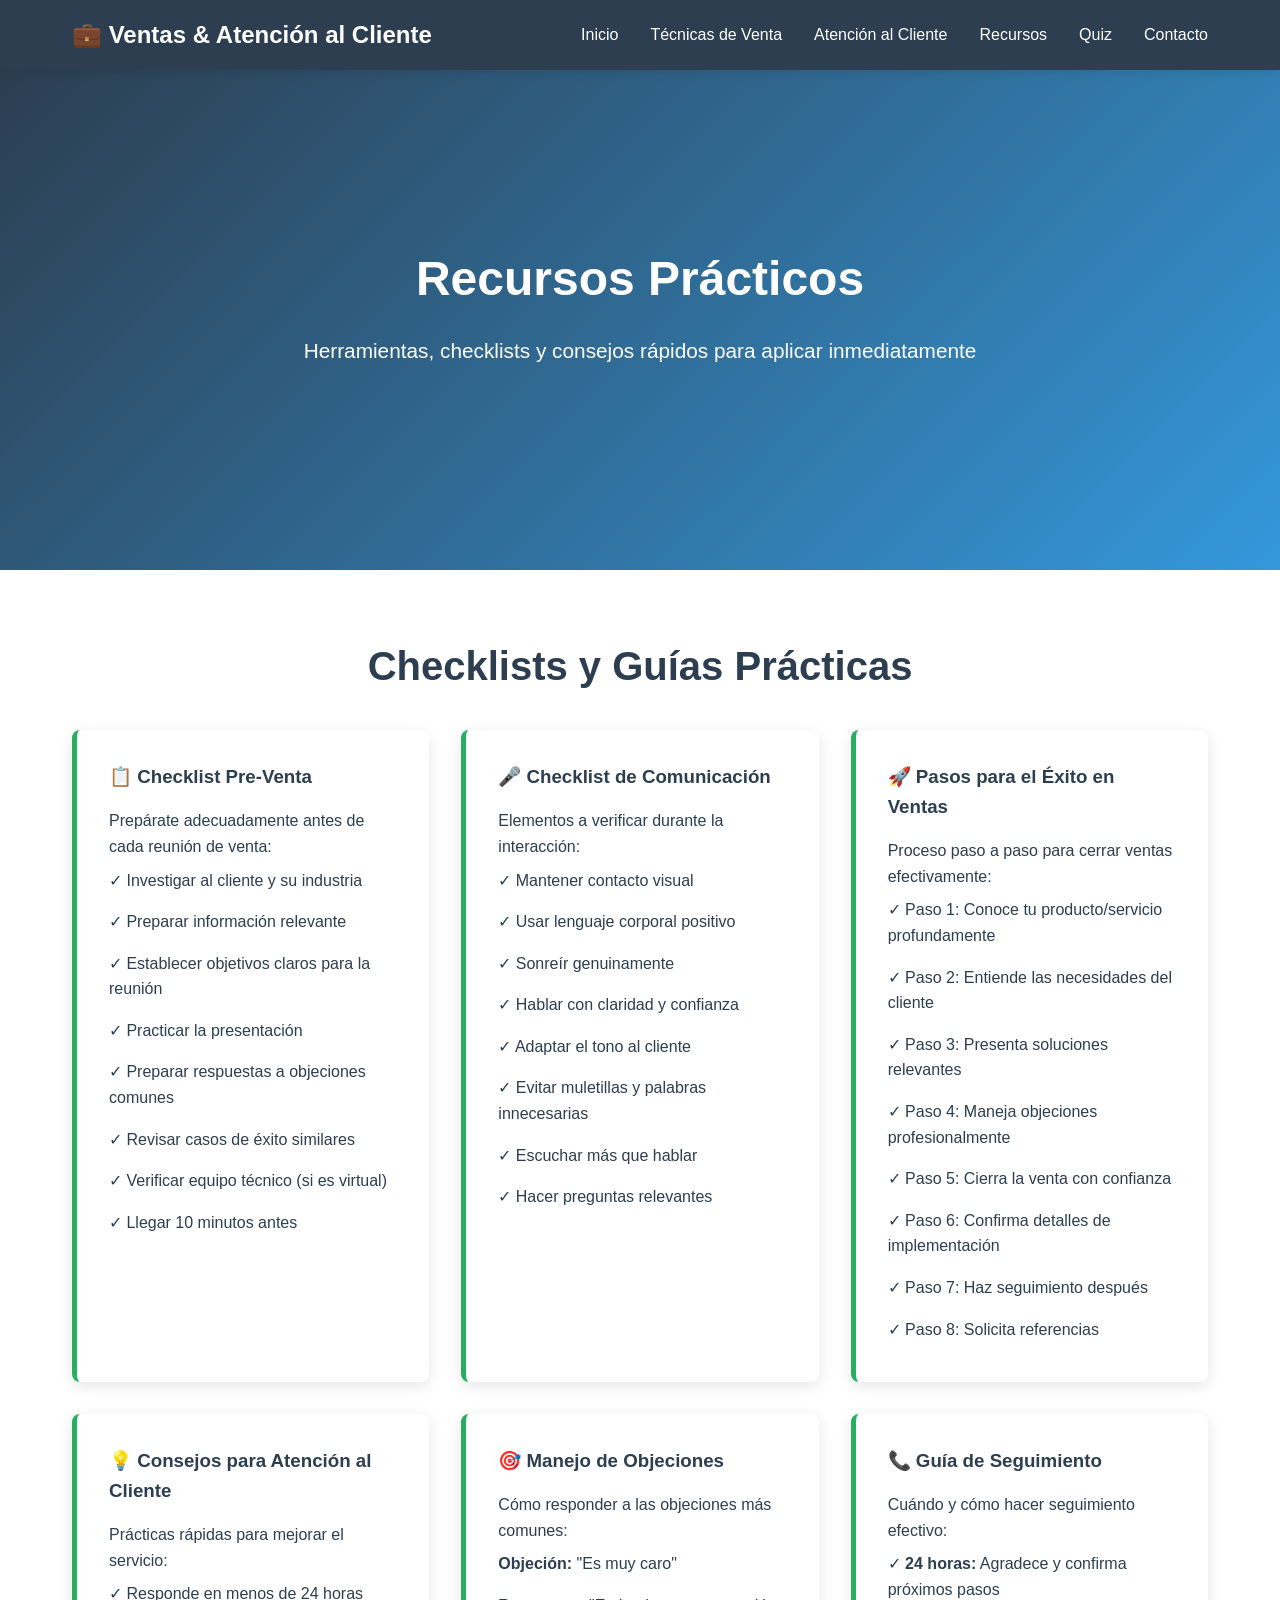
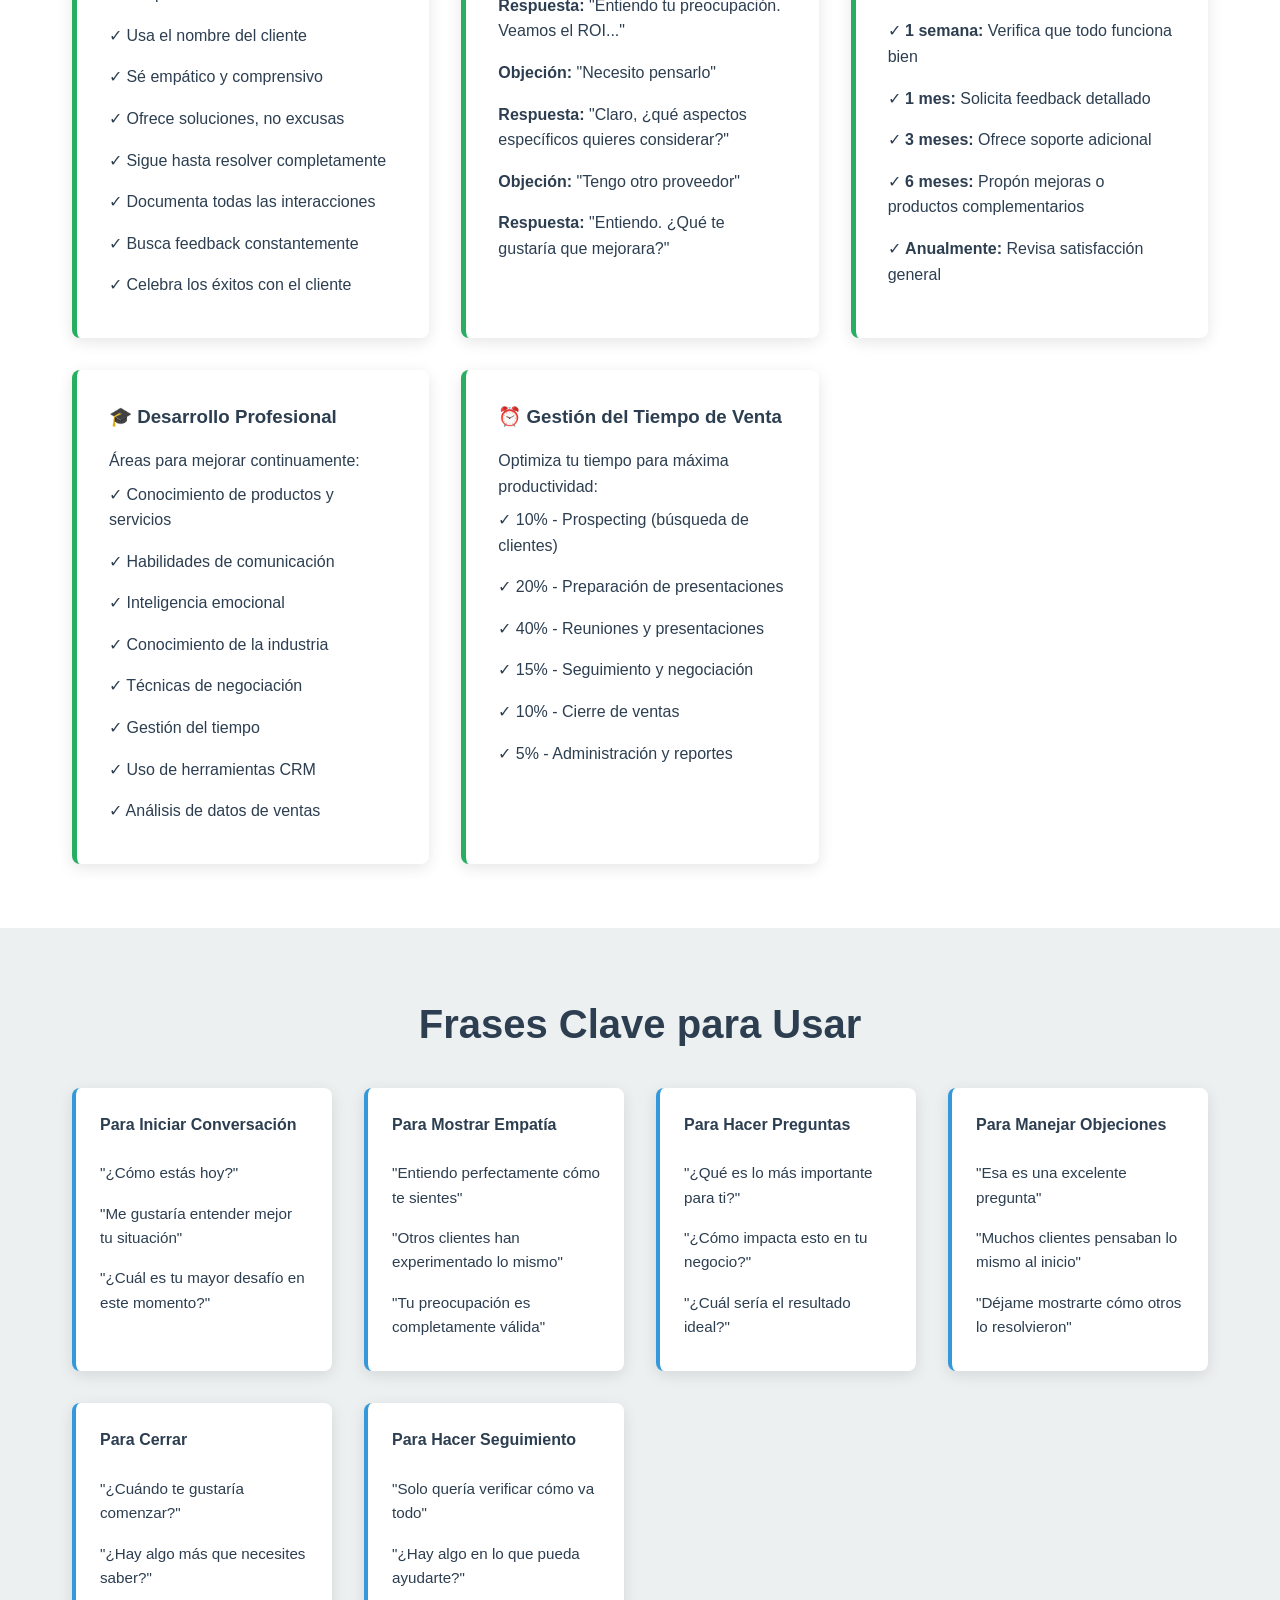
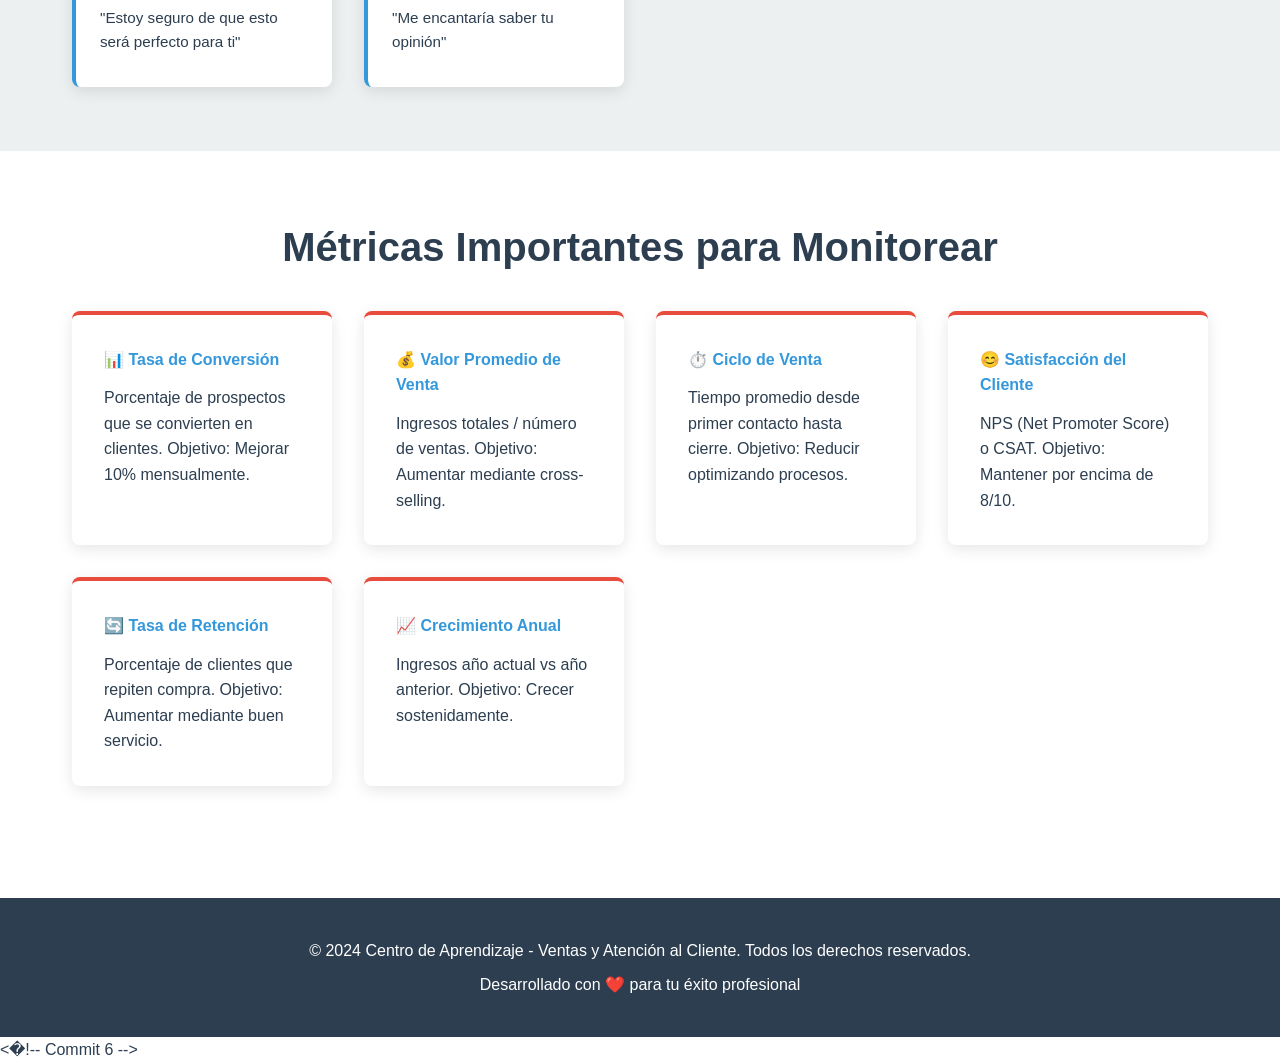
<file: recursos.html>
<!DOCTYPE html>
<html lang="es">
<head>
    <meta charset="UTF-8">
    <meta name="viewport" content="width=device-width, initial-scale=1.0">
    <title>Recursos - Ventas y Atención al Cliente</title>
    <link rel="stylesheet" href="css/styles.css">
</head>
<body>
    <!-- Navegación -->
    <nav class="navbar">
        <div class="nav-container">
            <div class="logo">
                <h1>💼 Ventas & Atención al Cliente</h1>
            </div>
            <ul class="nav-menu">
                <li><a href="index.html" class="nav-link">Inicio</a></li>
                <li><a href="tecnicas-venta.html" class="nav-link">Técnicas de Venta</a></li>
                <li><a href="atencion-cliente.html" class="nav-link">Atención al Cliente</a></li>
                <li><a href="recursos.html" class="nav-link active">Recursos</a></li>
                <li><a href="quiz.html" class="nav-link">Quiz</a></li>
                <li><a href="contacto.html" class="nav-link">Contacto</a></li>
            </ul>
            <div class="hamburger">
                <span></span>
                <span></span>
                <span></span>
            </div>
        </div>
    </nav>

    <!-- Sección Hero -->
    <section class="hero">
        <div class="hero-content">
            <h2>Recursos Prácticos</h2>
            <p>Herramientas, checklists y consejos rápidos para aplicar inmediatamente</p>
        </div>
    </section>

    <!-- Contenido Principal -->
    <section class="section">
        <div class="container">
            <h2>Checklists y Guías Prácticas</h2>
            <div class="resources-grid">
                <div class="resource-card">
                    <h3>📋 Checklist Pre-Venta</h3>
                    <p>Prepárate adecuadamente antes de cada reunión de venta:</p>
                    <ul>
                        <li>✓ Investigar al cliente y su industria</li>
                        <li>✓ Preparar información relevante</li>
                        <li>✓ Establecer objetivos claros para la reunión</li>
                        <li>✓ Practicar la presentación</li>
                        <li>✓ Preparar respuestas a objeciones comunes</li>
                        <li>✓ Revisar casos de éxito similares</li>
                        <li>✓ Verificar equipo técnico (si es virtual)</li>
                        <li>✓ Llegar 10 minutos antes</li>
                    </ul>
                </div>

                <div class="resource-card">
                    <h3>🎤 Checklist de Comunicación</h3>
                    <p>Elementos a verificar durante la interacción:</p>
                    <ul>
                        <li>✓ Mantener contacto visual</li>
                        <li>✓ Usar lenguaje corporal positivo</li>
                        <li>✓ Sonreír genuinamente</li>
                        <li>✓ Hablar con claridad y confianza</li>
                        <li>✓ Adaptar el tono al cliente</li>
                        <li>✓ Evitar muletillas y palabras innecesarias</li>
                        <li>✓ Escuchar más que hablar</li>
                        <li>✓ Hacer preguntas relevantes</li>
                    </ul>
                </div>

                <div class="resource-card">
                    <h3>🚀 Pasos para el Éxito en Ventas</h3>
                    <p>Proceso paso a paso para cerrar ventas efectivamente:</p>
                    <ul>
                        <li>✓ Paso 1: Conoce tu producto/servicio profundamente</li>
                        <li>✓ Paso 2: Entiende las necesidades del cliente</li>
                        <li>✓ Paso 3: Presenta soluciones relevantes</li>
                        <li>✓ Paso 4: Maneja objeciones profesionalmente</li>
                        <li>✓ Paso 5: Cierra la venta con confianza</li>
                        <li>✓ Paso 6: Confirma detalles de implementación</li>
                        <li>✓ Paso 7: Haz seguimiento después</li>
                        <li>✓ Paso 8: Solicita referencias</li>
                    </ul>
                </div>

                <div class="resource-card">
                    <h3>💡 Consejos para Atención al Cliente</h3>
                    <p>Prácticas rápidas para mejorar el servicio:</p>
                    <ul>
                        <li>✓ Responde en menos de 24 horas</li>
                        <li>✓ Usa el nombre del cliente</li>
                        <li>✓ Sé empático y comprensivo</li>
                        <li>✓ Ofrece soluciones, no excusas</li>
                        <li>✓ Sigue hasta resolver completamente</li>
                        <li>✓ Documenta todas las interacciones</li>
                        <li>✓ Busca feedback constantemente</li>
                        <li>✓ Celebra los éxitos con el cliente</li>
                    </ul>
                </div>

                <div class="resource-card">
                    <h3>🎯 Manejo de Objeciones</h3>
                    <p>Cómo responder a las objeciones más comunes:</p>
                    <ul>
                        <li><strong>Objeción:</strong> "Es muy caro"</li>
                        <li><strong>Respuesta:</strong> "Entiendo tu preocupación. Veamos el ROI..."</li>
                        <li><strong>Objeción:</strong> "Necesito pensarlo"</li>
                        <li><strong>Respuesta:</strong> "Claro, ¿qué aspectos específicos quieres considerar?"</li>
                        <li><strong>Objeción:</strong> "Tengo otro proveedor"</li>
                        <li><strong>Respuesta:</strong> "Entiendo. ¿Qué te gustaría que mejorara?"</li>
                    </ul>
                </div>

                <div class="resource-card">
                    <h3>📞 Guía de Seguimiento</h3>
                    <p>Cuándo y cómo hacer seguimiento efectivo:</p>
                    <ul>
                        <li>✓ <strong>24 horas:</strong> Agradece y confirma próximos pasos</li>
                        <li>✓ <strong>1 semana:</strong> Verifica que todo funciona bien</li>
                        <li>✓ <strong>1 mes:</strong> Solicita feedback detallado</li>
                        <li>✓ <strong>3 meses:</strong> Ofrece soporte adicional</li>
                        <li>✓ <strong>6 meses:</strong> Propón mejoras o productos complementarios</li>
                        <li>✓ <strong>Anualmente:</strong> Revisa satisfacción general</li>
                    </ul>
                </div>

                <div class="resource-card">
                    <h3>🎓 Desarrollo Profesional</h3>
                    <p>Áreas para mejorar continuamente:</p>
                    <ul>
                        <li>✓ Conocimiento de productos y servicios</li>
                        <li>✓ Habilidades de comunicación</li>
                        <li>✓ Inteligencia emocional</li>
                        <li>✓ Conocimiento de la industria</li>
                        <li>✓ Técnicas de negociación</li>
                        <li>✓ Gestión del tiempo</li>
                        <li>✓ Uso de herramientas CRM</li>
                        <li>✓ Análisis de datos de ventas</li>
                    </ul>
                </div>

                <div class="resource-card">
                    <h3>⏰ Gestión del Tiempo de Venta</h3>
                    <p>Optimiza tu tiempo para máxima productividad:</p>
                    <ul>
                        <li>✓ 10% - Prospecting (búsqueda de clientes)</li>
                        <li>✓ 20% - Preparación de presentaciones</li>
                        <li>✓ 40% - Reuniones y presentaciones</li>
                        <li>✓ 15% - Seguimiento y negociación</li>
                        <li>✓ 10% - Cierre de ventas</li>
                        <li>✓ 5% - Administración y reportes</li>
                    </ul>
                </div>
            </div>
        </div>
    </section>

    <!-- Sección de Frases Clave -->
    <section class="section alt-bg">
        <div class="container">
            <h2>Frases Clave para Usar</h2>
            <div class="phrases-grid">
                <div class="phrase-card">
                    <h4>Para Iniciar Conversación</h4>
                    <ul>
                        <li>"¿Cómo estás hoy?"</li>
                        <li>"Me gustaría entender mejor tu situación"</li>
                        <li>"¿Cuál es tu mayor desafío en este momento?"</li>
                    </ul>
                </div>

                <div class="phrase-card">
                    <h4>Para Mostrar Empatía</h4>
                    <ul>
                        <li>"Entiendo perfectamente cómo te sientes"</li>
                        <li>"Otros clientes han experimentado lo mismo"</li>
                        <li>"Tu preocupación es completamente válida"</li>
                    </ul>
                </div>

                <div class="phrase-card">
                    <h4>Para Hacer Preguntas</h4>
                    <ul>
                        <li>"¿Qué es lo más importante para ti?"</li>
                        <li>"¿Cómo impacta esto en tu negocio?"</li>
                        <li>"¿Cuál sería el resultado ideal?"</li>
                    </ul>
                </div>

                <div class="phrase-card">
                    <h4>Para Manejar Objeciones</h4>
                    <ul>
                        <li>"Esa es una excelente pregunta"</li>
                        <li>"Muchos clientes pensaban lo mismo al inicio"</li>
                        <li>"Déjame mostrarte cómo otros lo resolvieron"</li>
                    </ul>
                </div>

                <div class="phrase-card">
                    <h4>Para Cerrar</h4>
                    <ul>
                        <li>"¿Cuándo te gustaría comenzar?"</li>
                        <li>"¿Hay algo más que necesites saber?"</li>
                        <li>"Estoy seguro de que esto será perfecto para ti"</li>
                    </ul>
                </div>

                <div class="phrase-card">
                    <h4>Para Hacer Seguimiento</h4>
                    <ul>
                        <li>"Solo quería verificar cómo va todo"</li>
                        <li>"¿Hay algo en lo que pueda ayudarte?"</li>
                        <li>"Me encantaría saber tu opinión"</li>
                    </ul>
                </div>
            </div>
        </div>
    </section>

    <!-- Sección de Métricas Clave -->
    <section class="section">
        <div class="container">
            <h2>Métricas Importantes para Monitorear</h2>
            <div class="metrics-grid">
                <div class="metric-card">
                    <h4>📊 Tasa de Conversión</h4>
                    <p>Porcentaje de prospectos que se convierten en clientes. Objetivo: Mejorar 10% mensualmente.</p>
                </div>
                <div class="metric-card">
                    <h4>💰 Valor Promedio de Venta</h4>
                    <p>Ingresos totales / número de ventas. Objetivo: Aumentar mediante cross-selling.</p>
                </div>
                <div class="metric-card">
                    <h4>⏱️ Ciclo de Venta</h4>
                    <p>Tiempo promedio desde primer contacto hasta cierre. Objetivo: Reducir optimizando procesos.</p>
                </div>
                <div class="metric-card">
                    <h4>😊 Satisfacción del Cliente</h4>
                    <p>NPS (Net Promoter Score) o CSAT. Objetivo: Mantener por encima de 8/10.</p>
                </div>
                <div class="metric-card">
                    <h4>🔄 Tasa de Retención</h4>
                    <p>Porcentaje de clientes que repiten compra. Objetivo: Aumentar mediante buen servicio.</p>
                </div>
                <div class="metric-card">
                    <h4>📈 Crecimiento Anual</h4>
                    <p>Ingresos año actual vs año anterior. Objetivo: Crecer sostenidamente.</p>
                </div>
            </div>
        </div>
    </section>

    <!-- Footer -->
    <footer class="footer">
        <div class="footer-content">
            <p>&copy; 2024 Centro de Aprendizaje - Ventas y Atención al Cliente. Todos los derechos reservados.</p>
            <p>Desarrollado con ❤️ para tu éxito profesional</p>
        </div>
    </footer>

    <script src="js/script.js"></script>
</body>
</html>
< ! - -   C o m m i t   6   - - >  
 
</file>
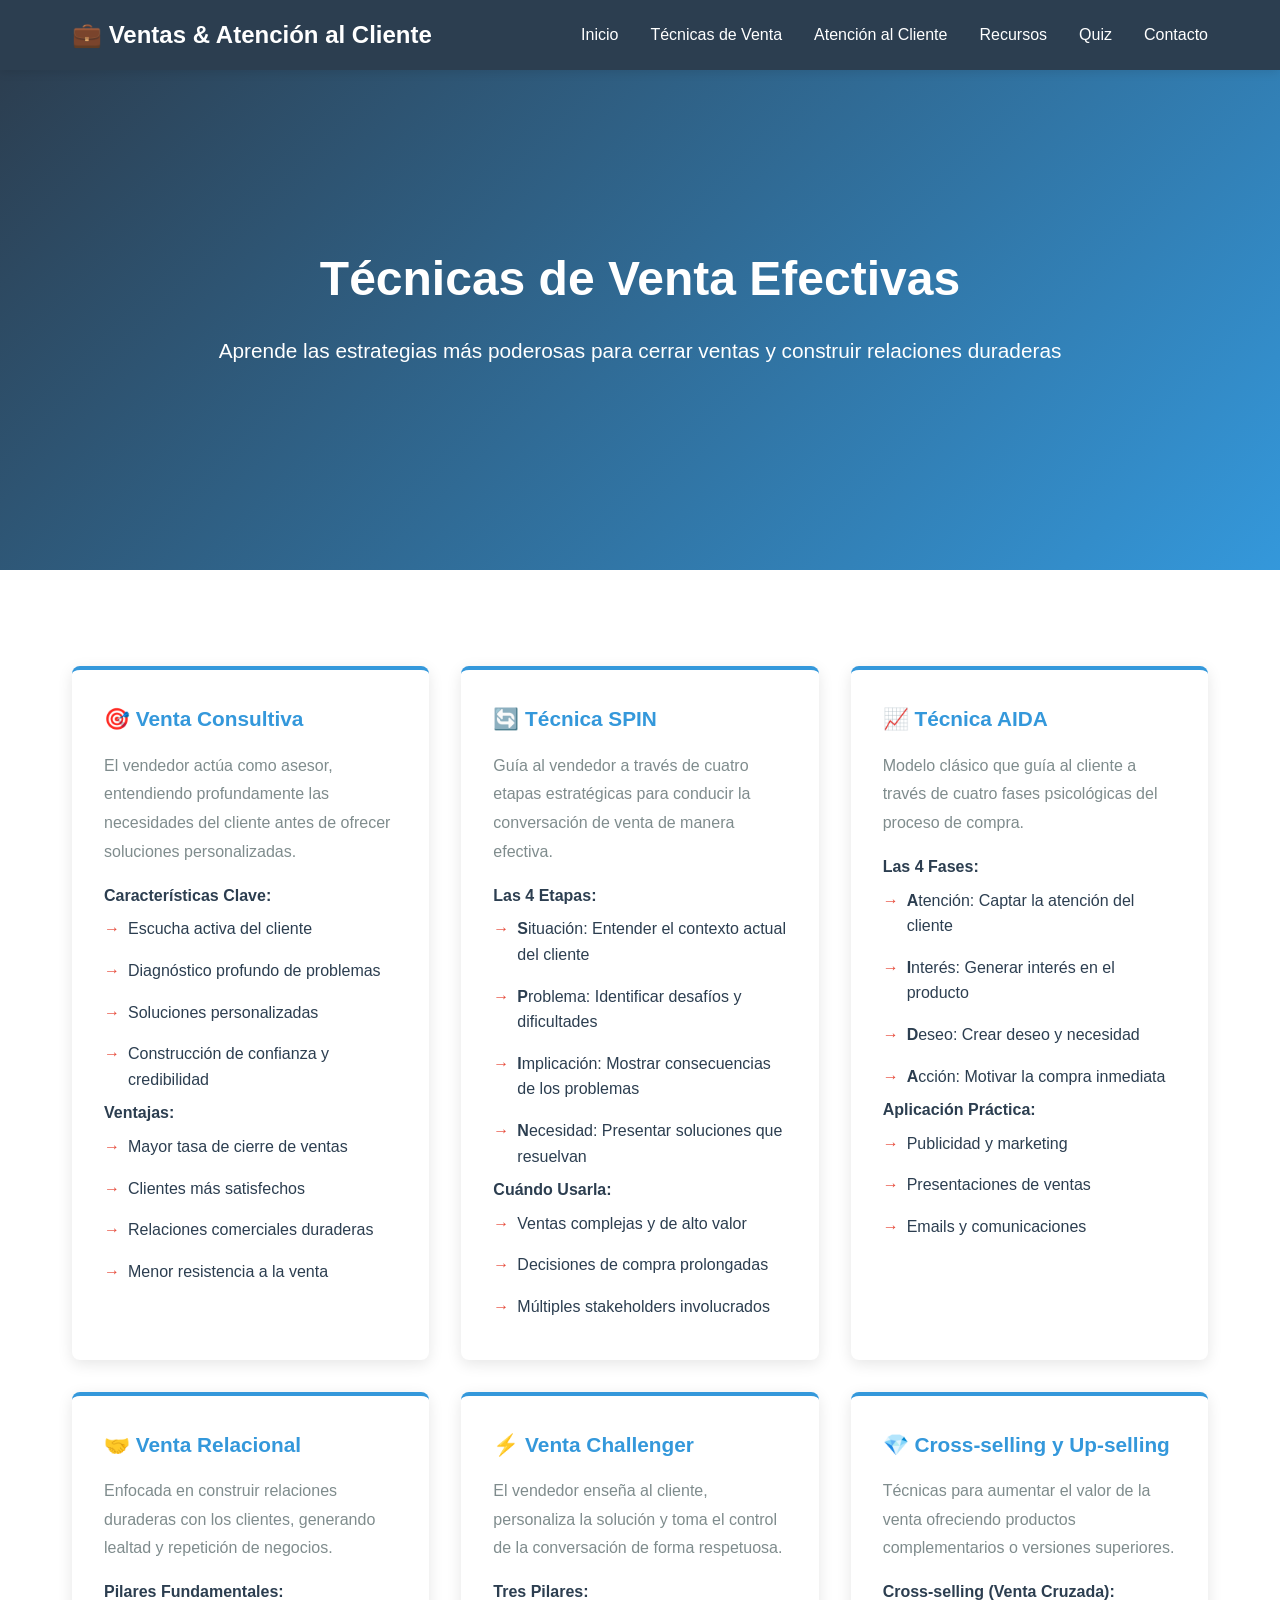
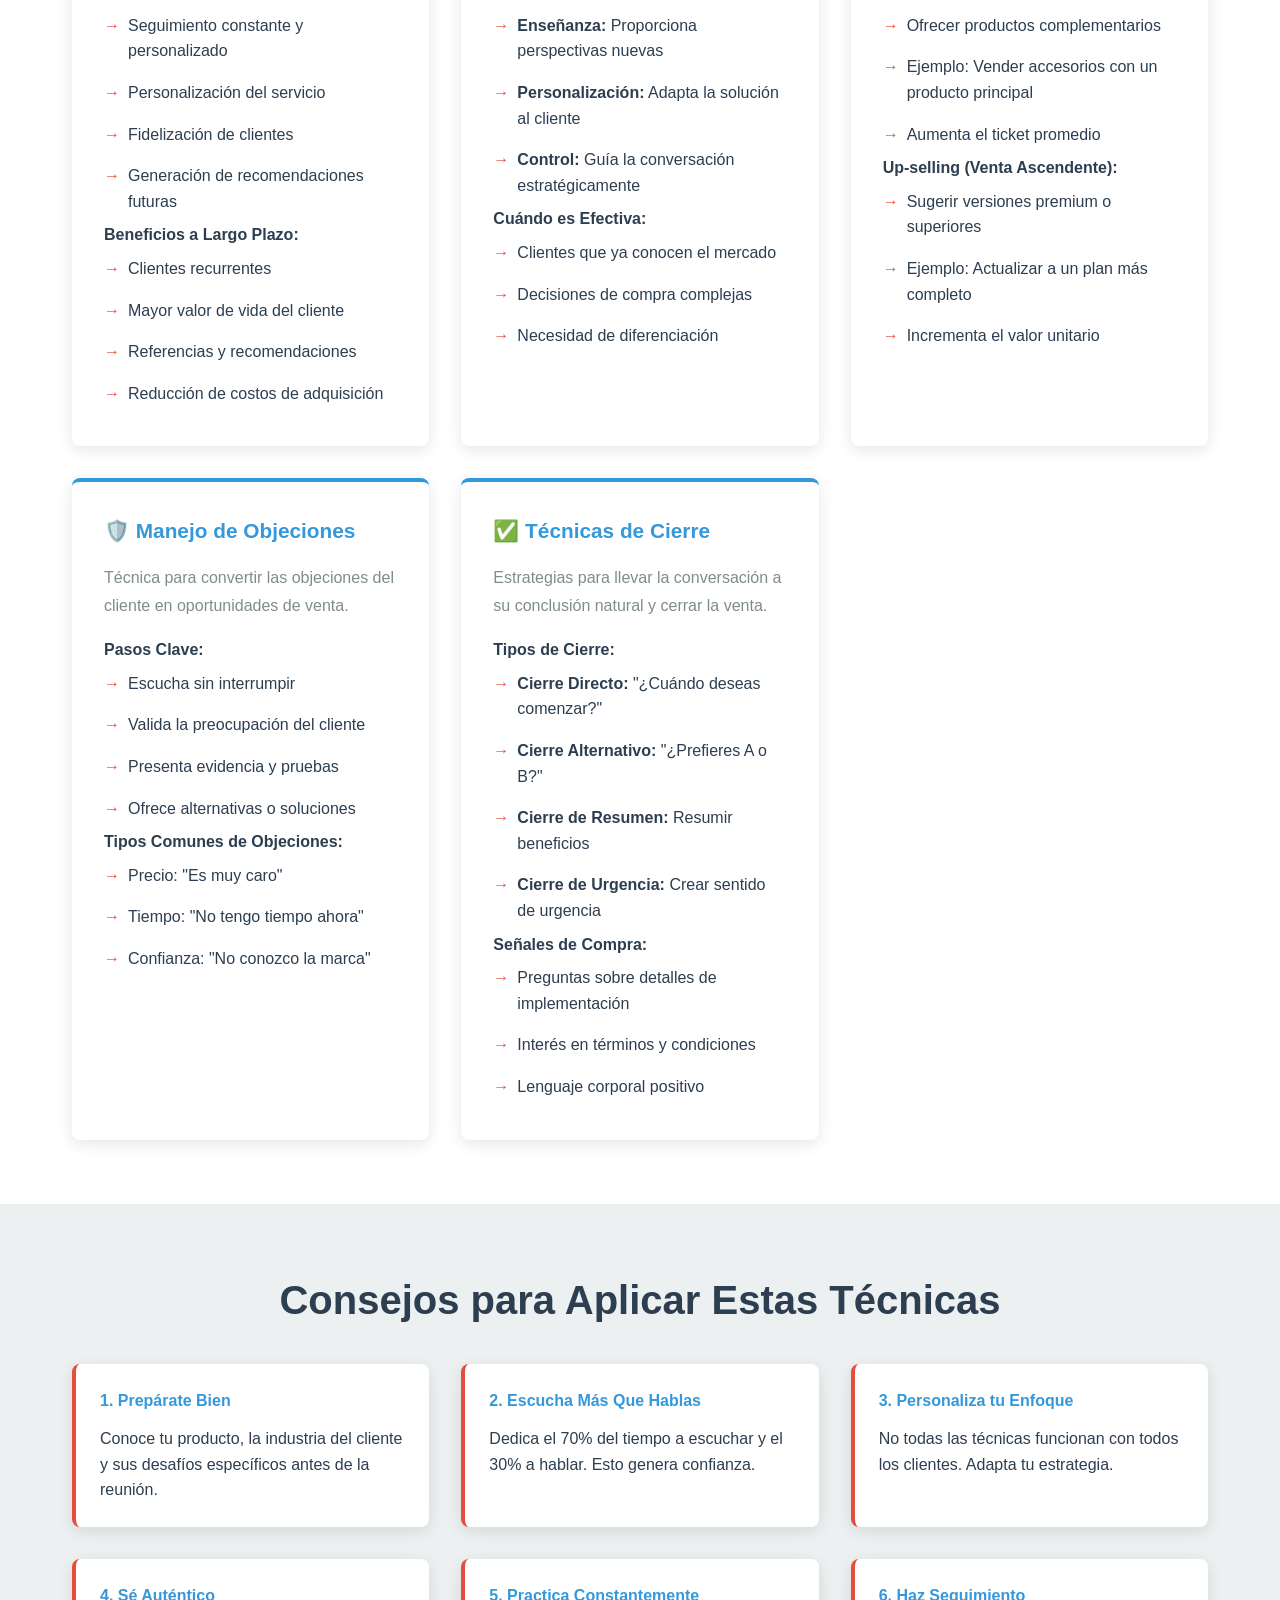
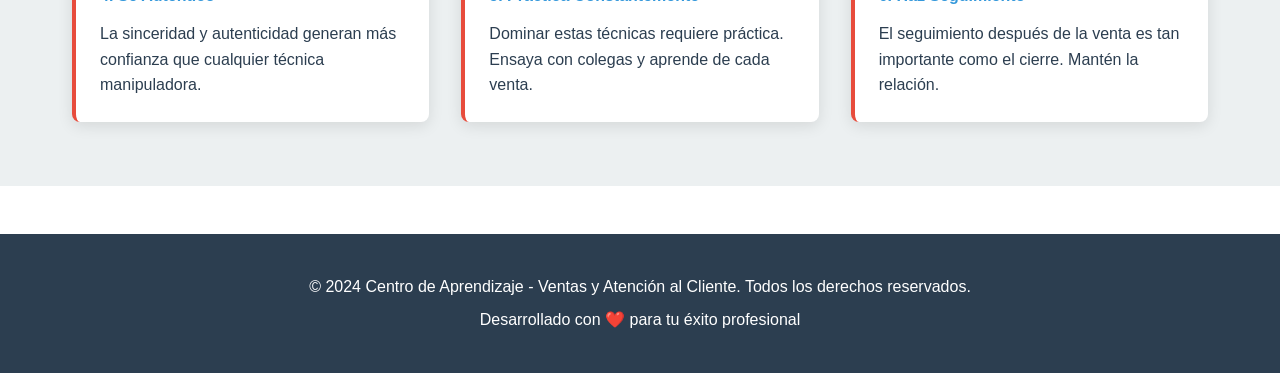
<file: tecnicas-venta.html>
<!DOCTYPE html>
<html lang="es">
<head>
    <meta charset="UTF-8">
    <meta name="viewport" content="width=device-width, initial-scale=1.0">
    <title>Técnicas de Venta - Ventas y Atención al Cliente</title>
    <link rel="stylesheet" href="css/styles.css">
</head>
<body>
    <!-- Navegación -->
    <nav class="navbar">
        <div class="nav-container">
            <div class="logo">
                <h1>💼 Ventas & Atención al Cliente</h1>
            </div>
            <ul class="nav-menu">
                <li><a href="index.html" class="nav-link">Inicio</a></li>
                <li><a href="tecnicas-venta.html" class="nav-link active">Técnicas de Venta</a></li>
                <li><a href="atencion-cliente.html" class="nav-link">Atención al Cliente</a></li>
                <li><a href="recursos.html" class="nav-link">Recursos</a></li>
                <li><a href="quiz.html" class="nav-link">Quiz</a></li>
                <li><a href="contacto.html" class="nav-link">Contacto</a></li>
            </ul>
            <div class="hamburger">
                <span></span>
                <span></span>
                <span></span>
            </div>
        </div>
    </nav>

    <!-- Sección Hero -->
    <section class="hero">
        <div class="hero-content">
            <h2>Técnicas de Venta Efectivas</h2>
            <p>Aprende las estrategias más poderosas para cerrar ventas y construir relaciones duraderas</p>
        </div>
    </section>

    <!-- Contenido Principal -->
    <section class="section">
        <div class="container">
            <div class="cards-grid">
                <div class="card" data-keywords="venta consultiva asesor necesidades">
                    <h3>🎯 Venta Consultiva</h3>
                    <p>El vendedor actúa como asesor, entendiendo profundamente las necesidades del cliente antes de ofrecer soluciones personalizadas.</p>
                    <h4>Características Clave:</h4>
                    <ul>
                        <li>Escucha activa del cliente</li>
                        <li>Diagnóstico profundo de problemas</li>
                        <li>Soluciones personalizadas</li>
                        <li>Construcción de confianza y credibilidad</li>
                    </ul>
                    <h4>Ventajas:</h4>
                    <ul>
                        <li>Mayor tasa de cierre de ventas</li>
                        <li>Clientes más satisfechos</li>
                        <li>Relaciones comerciales duraderas</li>
                        <li>Menor resistencia a la venta</li>
                    </ul>
                </div>

                <div class="card" data-keywords="SPIN situación problema implicación necesidad">
                    <h3>🔄 Técnica SPIN</h3>
                    <p>Guía al vendedor a través de cuatro etapas estratégicas para conducir la conversación de venta de manera efectiva.</p>
                    <h4>Las 4 Etapas:</h4>
                    <ul>
                        <li><strong>S</strong>ituación: Entender el contexto actual del cliente</li>
                        <li><strong>P</strong>roblema: Identificar desafíos y dificultades</li>
                        <li><strong>I</strong>mplicación: Mostrar consecuencias de los problemas</li>
                        <li><strong>N</strong>ecesidad: Presentar soluciones que resuelvan</li>
                    </ul>
                    <h4>Cuándo Usarla:</h4>
                    <ul>
                        <li>Ventas complejas y de alto valor</li>
                        <li>Decisiones de compra prolongadas</li>
                        <li>Múltiples stakeholders involucrados</li>
                    </ul>
                </div>

                <div class="card" data-keywords="AIDA atención interés deseo acción">
                    <h3>📈 Técnica AIDA</h3>
                    <p>Modelo clásico que guía al cliente a través de cuatro fases psicológicas del proceso de compra.</p>
                    <h4>Las 4 Fases:</h4>
                    <ul>
                        <li><strong>A</strong>tención: Captar la atención del cliente</li>
                        <li><strong>I</strong>nterés: Generar interés en el producto</li>
                        <li><strong>D</strong>eseo: Crear deseo y necesidad</li>
                        <li><strong>A</strong>cción: Motivar la compra inmediata</li>
                    </ul>
                    <h4>Aplicación Práctica:</h4>
                    <ul>
                        <li>Publicidad y marketing</li>
                        <li>Presentaciones de ventas</li>
                        <li>Emails y comunicaciones</li>
                    </ul>
                </div>

                <div class="card" data-keywords="venta relacional relaciones largo plazo confianza">
                    <h3>🤝 Venta Relacional</h3>
                    <p>Enfocada en construir relaciones duraderas con los clientes, generando lealtad y repetición de negocios.</p>
                    <h4>Pilares Fundamentales:</h4>
                    <ul>
                        <li>Seguimiento constante y personalizado</li>
                        <li>Personalización del servicio</li>
                        <li>Fidelización de clientes</li>
                        <li>Generación de recomendaciones futuras</li>
                    </ul>
                    <h4>Beneficios a Largo Plazo:</h4>
                    <ul>
                        <li>Clientes recurrentes</li>
                        <li>Mayor valor de vida del cliente</li>
                        <li>Referencias y recomendaciones</li>
                        <li>Reducción de costos de adquisición</li>
                    </ul>
                </div>

                <div class="card" data-keywords="venta challenger enseña personaliza control">
                    <h3>⚡ Venta Challenger</h3>
                    <p>El vendedor enseña al cliente, personaliza la solución y toma el control de la conversación de forma respetuosa.</p>
                    <h4>Tres Pilares:</h4>
                    <ul>
                        <li><strong>Enseñanza:</strong> Proporciona perspectivas nuevas</li>
                        <li><strong>Personalización:</strong> Adapta la solución al cliente</li>
                        <li><strong>Control:</strong> Guía la conversación estratégicamente</li>
                    </ul>
                    <h4>Cuándo es Efectiva:</h4>
                    <ul>
                        <li>Clientes que ya conocen el mercado</li>
                        <li>Decisiones de compra complejas</li>
                        <li>Necesidad de diferenciación</li>
                    </ul>
                </div>

                <div class="card" data-keywords="cross-selling up-selling venta cruzada">
                    <h3>💎 Cross-selling y Up-selling</h3>
                    <p>Técnicas para aumentar el valor de la venta ofreciendo productos complementarios o versiones superiores.</p>
                    <h4>Cross-selling (Venta Cruzada):</h4>
                    <ul>
                        <li>Ofrecer productos complementarios</li>
                        <li>Ejemplo: Vender accesorios con un producto principal</li>
                        <li>Aumenta el ticket promedio</li>
                    </ul>
                    <h4>Up-selling (Venta Ascendente):</h4>
                    <ul>
                        <li>Sugerir versiones premium o superiores</li>
                        <li>Ejemplo: Actualizar a un plan más completo</li>
                        <li>Incrementa el valor unitario</li>
                    </ul>
                </div>

                <div class="card" data-keywords="objeciones manejo resistencia cliente">
                    <h3>🛡️ Manejo de Objeciones</h3>
                    <p>Técnica para convertir las objeciones del cliente en oportunidades de venta.</p>
                    <h4>Pasos Clave:</h4>
                    <ul>
                        <li>Escucha sin interrumpir</li>
                        <li>Valida la preocupación del cliente</li>
                        <li>Presenta evidencia y pruebas</li>
                        <li>Ofrece alternativas o soluciones</li>
                    </ul>
                    <h4>Tipos Comunes de Objeciones:</h4>
                    <ul>
                        <li>Precio: "Es muy caro"</li>
                        <li>Tiempo: "No tengo tiempo ahora"</li>
                        <li>Confianza: "No conozco la marca"</li>
                    </ul>
                </div>

                <div class="card" data-keywords="cierre venta técnicas conclusión">
                    <h3>✅ Técnicas de Cierre</h3>
                    <p>Estrategias para llevar la conversación a su conclusión natural y cerrar la venta.</p>
                    <h4>Tipos de Cierre:</h4>
                    <ul>
                        <li><strong>Cierre Directo:</strong> "¿Cuándo deseas comenzar?"</li>
                        <li><strong>Cierre Alternativo:</strong> "¿Prefieres A o B?"</li>
                        <li><strong>Cierre de Resumen:</strong> Resumir beneficios</li>
                        <li><strong>Cierre de Urgencia:</strong> Crear sentido de urgencia</li>
                    </ul>
                    <h4>Señales de Compra:</h4>
                    <ul>
                        <li>Preguntas sobre detalles de implementación</li>
                        <li>Interés en términos y condiciones</li>
                        <li>Lenguaje corporal positivo</li>
                    </ul>
                </div>
            </div>
        </div>
    </section>

    <!-- Sección de Consejos -->
    <section class="section alt-bg">
        <div class="container">
            <h2>Consejos para Aplicar Estas Técnicas</h2>
            <div class="tips-grid">
                <div class="tip-card">
                    <h4>1. Prepárate Bien</h4>
                    <p>Conoce tu producto, la industria del cliente y sus desafíos específicos antes de la reunión.</p>
                </div>
                <div class="tip-card">
                    <h4>2. Escucha Más Que Hablas</h4>
                    <p>Dedica el 70% del tiempo a escuchar y el 30% a hablar. Esto genera confianza.</p>
                </div>
                <div class="tip-card">
                    <h4>3. Personaliza tu Enfoque</h4>
                    <p>No todas las técnicas funcionan con todos los clientes. Adapta tu estrategia.</p>
                </div>
                <div class="tip-card">
                    <h4>4. Sé Auténtico</h4>
                    <p>La sinceridad y autenticidad generan más confianza que cualquier técnica manipuladora.</p>
                </div>
                <div class="tip-card">
                    <h4>5. Practica Constantemente</h4>
                    <p>Dominar estas técnicas requiere práctica. Ensaya con colegas y aprende de cada venta.</p>
                </div>
                <div class="tip-card">
                    <h4>6. Haz Seguimiento</h4>
                    <p>El seguimiento después de la venta es tan importante como el cierre. Mantén la relación.</p>
                </div>
            </div>
        </div>
    </section>

    <!-- Footer -->
    <footer class="footer">
        <div class="footer-content">
            <p>&copy; 2024 Centro de Aprendizaje - Ventas y Atención al Cliente. Todos los derechos reservados.</p>
            <p>Desarrollado con ❤️ para tu éxito profesional</p>
        </div>
    </footer>

    <script src="js/script.js"></script>
</body>
</html>
</file>
<file: css/styles.css>
/* ==================== VARIABLES Y RESET ==================== */
:root {
    --primary-color: #2c3e50;
    --secondary-color: #3498db;
    --accent-color: #e74c3c;
    --success-color: #27ae60;
    --light-bg: #ecf0f1;
    --white: #ffffff;
    --text-dark: #2c3e50;
    --text-light: #7f8c8d;
    --border-radius: 8px;
    --transition: all 0.3s ease;
}

* {
    margin: 0;
    padding: 0;
    box-sizing: border-box;
}

html {
    scroll-behavior: smooth;
}

body {
    font-family: 'Segoe UI', Tahoma, Geneva, Verdana, sans-serif;
    color: var(--text-dark);
    line-height: 1.6;
    background-color: var(--white);
}

/* ==================== NAVEGACIÓN ==================== */
.navbar {
    background-color: var(--primary-color);
    color: var(--white);
    padding: 1rem 0;
    position: sticky;
    top: 0;
    z-index: 1000;
    box-shadow: 0 2px 10px rgba(0, 0, 0, 0.1);
}

.nav-container {
    max-width: 1200px;
    margin: 0 auto;
    padding: 0 2rem;
    display: flex;
    justify-content: space-between;
    align-items: center;
}

.logo h1 {
    font-size: 1.5rem;
    font-weight: 700;
}

.nav-menu {
    display: flex;
    list-style: none;
    gap: 2rem;
}

.nav-link {
    color: var(--white);
    text-decoration: none;
    transition: var(--transition);
    font-weight: 500;
}

.nav-link:hover {
    color: var(--secondary-color);
    border-bottom: 2px solid var(--secondary-color);
}

.hamburger {
    display: none;
    flex-direction: column;
    cursor: pointer;
}

.hamburger span {
    width: 25px;
    height: 3px;
    background-color: var(--white);
    margin: 5px 0;
    transition: var(--transition);
}

/* ==================== SECCIÓN HERO ==================== */
.hero {
    background: linear-gradient(135deg, var(--primary-color), var(--secondary-color));
    color: var(--white);
    padding: 6rem 2rem;
    text-align: center;
    min-height: 500px;
    display: flex;
    align-items: center;
    justify-content: center;
}

.hero-content h2 {
    font-size: 3rem;
    margin-bottom: 1rem;
    animation: fadeInDown 0.8s ease;
}

.hero-content p {
    font-size: 1.3rem;
    margin-bottom: 2rem;
    animation: fadeInUp 0.8s ease;
}

@keyframes fadeInDown {
    from {
        opacity: 0;
        transform: translateY(-30px);
    }
    to {
        opacity: 1;
        transform: translateY(0);
    }
}

@keyframes fadeInUp {
    from {
        opacity: 0;
        transform: translateY(30px);
    }
    to {
        opacity: 1;
        transform: translateY(0);
    }
}

/* ==================== BOTONES ==================== */
.cta-button {
    background-color: var(--accent-color);
    color: var(--white);
    border: none;
    padding: 0.8rem 2rem;
    font-size: 1rem;
    border-radius: var(--border-radius);
    cursor: pointer;
    transition: var(--transition);
    font-weight: 600;
}

.cta-button:hover {
    background-color: #c0392b;
    transform: translateY(-2px);
    box-shadow: 0 5px 15px rgba(231, 76, 60, 0.3);
}

/* ==================== SECCIÓN BÚSQUEDA ==================== */
.search-section {
    background-color: var(--light-bg);
    padding: 3rem 2rem;
    text-align: center;
}

.search-container {
    max-width: 600px;
    margin: 0 auto;
}

.search-container h3 {
    margin-bottom: 1rem;
    color: var(--primary-color);
}

.search-input {
    width: 100%;
    padding: 0.8rem;
    font-size: 1rem;
    border: 2px solid var(--secondary-color);
    border-radius: var(--border-radius);
    outline: none;
    transition: var(--transition);
}

.search-input:focus {
    border-color: var(--accent-color);
    box-shadow: 0 0 10px rgba(52, 152, 219, 0.2);
}

.search-results {
    margin-top: 1rem;
    text-align: left;
    max-height: 400px;
    overflow-y: auto;
}

.search-results-list {
    display: flex;
    flex-direction: column;
    gap: 0.5rem;
}

.search-result-item {
    background-color: var(--white);
    padding: 1rem;
    border-left: 4px solid var(--secondary-color);
    border-radius: var(--border-radius);
    cursor: pointer;
    transition: var(--transition);
    display: flex;
    justify-content: space-between;
    align-items: center;
    box-shadow: 0 2px 8px rgba(0, 0, 0, 0.08);
}

.search-result-item:hover {
    background-color: #f8f9fa;
    transform: translateX(5px);
    box-shadow: 0 4px 12px rgba(52, 152, 219, 0.15);
}

.result-content {
    display: flex;
    flex-direction: column;
    gap: 0.3rem;
    flex: 1;
}

.search-result-item strong {
    color: var(--secondary-color);
    font-size: 0.95rem;
}

.search-result-item small {
    color: var(--text-light);
    font-size: 0.85rem;
}

.result-icon {
    color: var(--secondary-color);
    font-weight: bold;
    margin-left: 1rem;
    font-size: 1.2rem;
}

.search-counter {
    margin-top: 1rem;
    padding: 0.8rem;
    background-color: #f0f7ff;
    border-radius: var(--border-radius);
    text-align: center;
    font-size: 0.9rem;
    color: var(--text-light);
    font-weight: 500;
}

.no-results {
    color: var(--text-light);
    padding: 1rem;
    text-align: center;
    font-style: italic;
}

/* ==================== CONTENEDOR Y SECCIONES ==================== */
.container {
    max-width: 1200px;
    margin: 0 auto;
    padding: 0 2rem;
}

.section {
    padding: 4rem 2rem;
}

.section h2 {
    font-size: 2.5rem;
    margin-bottom: 2rem;
    text-align: center;
    color: var(--primary-color);
}

.alt-bg {
    background-color: var(--light-bg);
}

/* ==================== GRID DE TARJETAS ==================== */
.cards-grid {
    display: grid;
    grid-template-columns: repeat(auto-fit, minmax(300px, 1fr));
    gap: 2rem;
    margin-top: 2rem;
}

.card {
    background-color: var(--white);
    border-radius: var(--border-radius);
    padding: 2rem;
    box-shadow: 0 4px 15px rgba(0, 0, 0, 0.1);
    transition: var(--transition);
    border-top: 4px solid var(--secondary-color);
}

.card:hover {
    transform: translateY(-10px);
    box-shadow: 0 8px 25px rgba(0, 0, 0, 0.15);
}

.card h3 {
    color: var(--secondary-color);
    margin-bottom: 1rem;
    font-size: 1.3rem;
}

.card p {
    color: var(--text-light);
    margin-bottom: 1rem;
    line-height: 1.8;
}

.card ul {
    list-style: none;
    padding-left: 0;
}

.card li {
    padding: 0.5rem 0;
    padding-left: 1.5rem;
    position: relative;
    color: var(--text-dark);
}

.card li:before {
    content: "→";
    position: absolute;
    left: 0;
    color: var(--accent-color);
    font-weight: bold;
}

/* ==================== GRID DE RECURSOS ==================== */
.resources-grid {
    display: grid;
    grid-template-columns: repeat(auto-fit, minmax(280px, 1fr));
    gap: 2rem;
    margin-top: 2rem;
}

.resource-card {
    background-color: var(--white);
    padding: 2rem;
    border-radius: var(--border-radius);
    box-shadow: 0 4px 15px rgba(0, 0, 0, 0.1);
    border-left: 5px solid var(--success-color);
}

.resource-card h3 {
    color: var(--primary-color);
    margin-bottom: 1rem;
}

.resource-card ul {
    list-style: none;
}

.resource-card li {
    padding: 0.5rem 0;
    color: var(--text-dark);
}

/* ==================== QUIZ ==================== */
.quiz-intro {
    text-align: center;
    font-size: 1.1rem;
    color: var(--text-light);
    margin-bottom: 2rem;
}

.quiz-container {
    max-width: 800px;
    margin: 0 auto;
}

.quiz-question {
    background-color: var(--white);
    padding: 2rem;
    margin-bottom: 2rem;
    border-radius: var(--border-radius);
    box-shadow: 0 4px 15px rgba(0, 0, 0, 0.1);
    border-left: 4px solid var(--secondary-color);
}

.quiz-question h4 {
    color: var(--primary-color);
    margin-bottom: 1rem;
    font-size: 1.1rem;
}

.quiz-options {
    display: flex;
    flex-direction: column;
    gap: 0.8rem;
}

.quiz-option {
    display: flex;
    align-items: center;
}

.quiz-option input[type="radio"] {
    margin-right: 0.8rem;
    cursor: pointer;
    width: 18px;
    height: 18px;
}

.quiz-option label {
    cursor: pointer;
    flex: 1;
    padding: 0.5rem;
    border-radius: var(--border-radius);
    transition: var(--transition);
}

.quiz-option input[type="radio"]:checked + label {
    background-color: var(--secondary-color);
    color: var(--white);
}

.quiz-button {
    text-align: center;
    margin-top: 2rem;
}

.quiz-results {
    background-color: var(--light-bg);
    padding: 2rem;
    border-radius: var(--border-radius);
    text-align: center;
    border: 2px solid var(--success-color);
}

.quiz-results h3 {
    color: var(--primary-color);
    margin-bottom: 1rem;
}

.quiz-results p {
    font-size: 1.2rem;
    margin-bottom: 1rem;
}

#resultScore {
    font-size: 2rem;
    font-weight: bold;
    color: var(--success-color);
}

/* ==================== FORMULARIO DE CONTACTO ==================== */
.contact-form {
    max-width: 600px;
    margin: 2rem auto;
    background-color: var(--white);
    padding: 2rem;
    border-radius: var(--border-radius);
    box-shadow: 0 4px 15px rgba(0, 0, 0, 0.1);
}

.form-group {
    margin-bottom: 1.5rem;
}

.form-group label {
    display: block;
    margin-bottom: 0.5rem;
    color: var(--primary-color);
    font-weight: 600;
}

.form-group input,
.form-group select,
.form-group textarea {
    width: 100%;
    padding: 0.8rem;
    border: 1px solid #bdc3c7;
    border-radius: var(--border-radius);
    font-size: 1rem;
    font-family: inherit;
    transition: var(--transition);
}

.form-group input:focus,
.form-group select:focus,
.form-group textarea:focus {
    outline: none;
    border-color: var(--secondary-color);
    box-shadow: 0 0 10px rgba(52, 152, 219, 0.2);
}

.form-message {
    margin-top: 1rem;
    text-align: center;
    font-weight: 600;
    padding: 1rem;
    border-radius: var(--border-radius);
    display: none;
}

.form-message.success {
    background-color: #d4edda;
    color: #155724;
    display: block;
}

.form-message.error {
    background-color: #f8d7da;
    color: #721c24;
    display: block;
}

/* ==================== FOOTER ==================== */
.footer {
    background-color: var(--primary-color);
    color: var(--white);
    text-align: center;
    padding: 2rem;
    margin-top: 3rem;
}

.footer-content p {
    margin: 0.5rem 0;
}

/* ==================== RESPONSIVE DESIGN ==================== */
@media (max-width: 768px) {
    .hamburger {
        display: flex;
    }

    .nav-menu {
        display: none;
        position: absolute;
        top: 70px;
        left: 0;
        width: 100%;
        background-color: var(--primary-color);
        flex-direction: column;
        gap: 0;
        padding: 1rem 0;
    }

    .nav-menu.active {
        display: flex;
    }

    .nav-menu li {
        padding: 0.8rem 2rem;
        border-bottom: 1px solid rgba(255, 255, 255, 0.1);
    }

    .hero-content h2 {
        font-size: 2rem;
    }

    .hero-content p {
        font-size: 1.1rem;
    }

    .hero {
        padding: 4rem 2rem;
        min-height: 350px;
    }

    .section h2 {
        font-size: 2rem;
    }

    .cards-grid {
        grid-template-columns: 1fr;
    }

    .resources-grid {
        grid-template-columns: 1fr;
    }

    .search-input {
        font-size: 16px; /* Evita zoom en iOS */
    }

    .quiz-options {
        gap: 1rem;
    }
}

@media (max-width: 768px) {
    [style*="display: grid; grid-template-columns: 1fr 1fr"] {
        grid-template-columns: 1fr !important;
    }
}

@media (max-width: 480px) {
    .nav-container {
        padding: 0 1rem;
    }

    .logo h1 {
        font-size: 1.2rem;
    }

    .hero-content h2 {
        font-size: 1.5rem;
    }

    .hero-content p {
        font-size: 1rem;
    }

    .section {
        padding: 2rem 1rem;
    }

    .section h2 {
        font-size: 1.5rem;
    }

    .card {
        padding: 1.5rem;
    }

    .contact-form {
        padding: 1.5rem;
    }

    .cta-button {
        padding: 0.7rem 1.5rem;
        font-size: 0.9rem;
    }

    .benefit-card,
    .tip-card,
    .phrase-card,
    .metric-card,
    .info-card,
    .faq-item,
    .testimonial-card {
        padding: 1.5rem;
    }
}

/* ==================== ANIMACIONES ==================== */
@keyframes slideIn {
    from {
        opacity: 0;
        transform: translateX(-50px);
    }
    to {
        opacity: 1;
        transform: translateX(0);
    }
}

.card {
    animation: slideIn 0.6s ease;
}

/* ==================== GRILLAS ADICIONALES ==================== */
.benefits-grid {
    display: grid;
    grid-template-columns: repeat(auto-fit, minmax(250px, 1fr));
    gap: 2rem;
    margin-top: 2rem;
}

.benefit-card {
    background-color: var(--white);
    padding: 2rem;
    border-radius: var(--border-radius);
    box-shadow: 0 4px 15px rgba(0, 0, 0, 0.1);
    text-align: center;
    border-top: 4px solid var(--secondary-color);
}

.benefit-icon {
    font-size: 3rem;
    margin-bottom: 1rem;
}

.benefit-card h3 {
    color: var(--primary-color);
    margin-bottom: 1rem;
}

.tips-grid {
    display: grid;
    grid-template-columns: repeat(auto-fit, minmax(280px, 1fr));
    gap: 2rem;
    margin-top: 2rem;
}

.tip-card {
    background-color: var(--white);
    padding: 1.5rem;
    border-radius: var(--border-radius);
    border-left: 4px solid var(--accent-color);
    box-shadow: 0 4px 15px rgba(0, 0, 0, 0.1);
}

.tip-card h4 {
    color: var(--secondary-color);
    margin-bottom: 0.8rem;
}

.attitudes-grid {
    display: grid;
    grid-template-columns: repeat(auto-fit, minmax(200px, 1fr));
    gap: 1.5rem;
    margin-top: 2rem;
}

.attitude-card {
    background-color: var(--white);
    padding: 1.5rem;
    border-radius: var(--border-radius);
    box-shadow: 0 4px 15px rgba(0, 0, 0, 0.1);
    border-top: 3px solid var(--success-color);
    text-align: center;
}

.attitude-card h4 {
    color: var(--primary-color);
    margin-bottom: 0.5rem;
}

.phrases-grid {
    display: grid;
    grid-template-columns: repeat(auto-fit, minmax(250px, 1fr));
    gap: 2rem;
    margin-top: 2rem;
}

.phrase-card {
    background-color: var(--white);
    padding: 1.5rem;
    border-radius: var(--border-radius);
    box-shadow: 0 4px 15px rgba(0, 0, 0, 0.1);
    border-left: 4px solid var(--secondary-color);
}

.phrase-card h4 {
    color: var(--primary-color);
    margin-bottom: 1rem;
}

.phrase-card ul {
    list-style: none;
    padding: 0;
}

.phrase-card li {
    padding: 0.5rem 0;
    color: var(--text-dark);
    font-size: 0.95rem;
}

.metrics-grid {
    display: grid;
    grid-template-columns: repeat(auto-fit, minmax(250px, 1fr));
    gap: 2rem;
    margin-top: 2rem;
}

.metric-card {
    background-color: var(--white);
    padding: 2rem;
    border-radius: var(--border-radius);
    box-shadow: 0 4px 15px rgba(0, 0, 0, 0.1);
    border-top: 4px solid var(--accent-color);
}

.metric-card h4 {
    color: var(--secondary-color);
    margin-bottom: 0.8rem;
}

.info-grid {
    display: grid;
    grid-template-columns: repeat(auto-fit, minmax(200px, 1fr));
    gap: 2rem;
    margin-top: 2rem;
}

.info-card {
    background-color: var(--white);
    padding: 1.5rem;
    border-radius: var(--border-radius);
    box-shadow: 0 4px 15px rgba(0, 0, 0, 0.1);
    text-align: center;
}

.info-card h4 {
    color: var(--secondary-color);
    margin-bottom: 0.5rem;
}

.contact-info {
    background-color: var(--light-bg);
    padding: 2rem;
    border-radius: var(--border-radius);
}

.info-item {
    margin-bottom: 2rem;
    padding-bottom: 1.5rem;
    border-bottom: 1px solid #bdc3c7;
}

.info-item:last-child {
    border-bottom: none;
    margin-bottom: 0;
    padding-bottom: 0;
}

.info-item h4 {
    color: var(--secondary-color);
    margin-bottom: 0.5rem;
}

.faq-grid {
    display: grid;
    grid-template-columns: repeat(auto-fit, minmax(280px, 1fr));
    gap: 2rem;
    margin-top: 2rem;
}

.faq-item {
    background-color: var(--white);
    padding: 1.5rem;
    border-radius: var(--border-radius);
    box-shadow: 0 4px 15px rgba(0, 0, 0, 0.1);
    border-left: 4px solid var(--secondary-color);
}

.faq-item h4 {
    color: var(--primary-color);
    margin-bottom: 0.8rem;
}

.testimonials-grid {
    display: grid;
    grid-template-columns: repeat(auto-fit, minmax(280px, 1fr));
    gap: 2rem;
    margin-top: 2rem;
}

.testimonial-card {
    background-color: var(--white);
    padding: 2rem;
    border-radius: var(--border-radius);
    box-shadow: 0 4px 15px rgba(0, 0, 0, 0.1);
    border-top: 4px solid var(--success-color);
}

.testimonial-card .stars {
    font-size: 1.2rem;
    margin-bottom: 1rem;
}

.testimonial-card p {
    font-style: italic;
    color: var(--text-light);
    margin-bottom: 1rem;
    line-height: 1.8;
}

.testimonial-card h4 {
    color: var(--secondary-color);
    font-size: 0.95rem;
}

.card-link {
    display: inline-block;
    margin-top: 1rem;
    color: var(--secondary-color);
    text-decoration: none;
    font-weight: 600;
    transition: var(--transition);
}

.card-link:hover {
    color: var(--accent-color);
    transform: translateX(5px);
}

/* ==================== ACCESIBILIDAD ==================== */
@media (prefers-reduced-motion: reduce) {
    * {
        animation-duration: 0.01ms !important;
        animation-iteration-count: 1 !important;
        transition-duration: 0.01ms !important;
    }
}
/ *   C o m m i t   5   * /  
 
</file>
